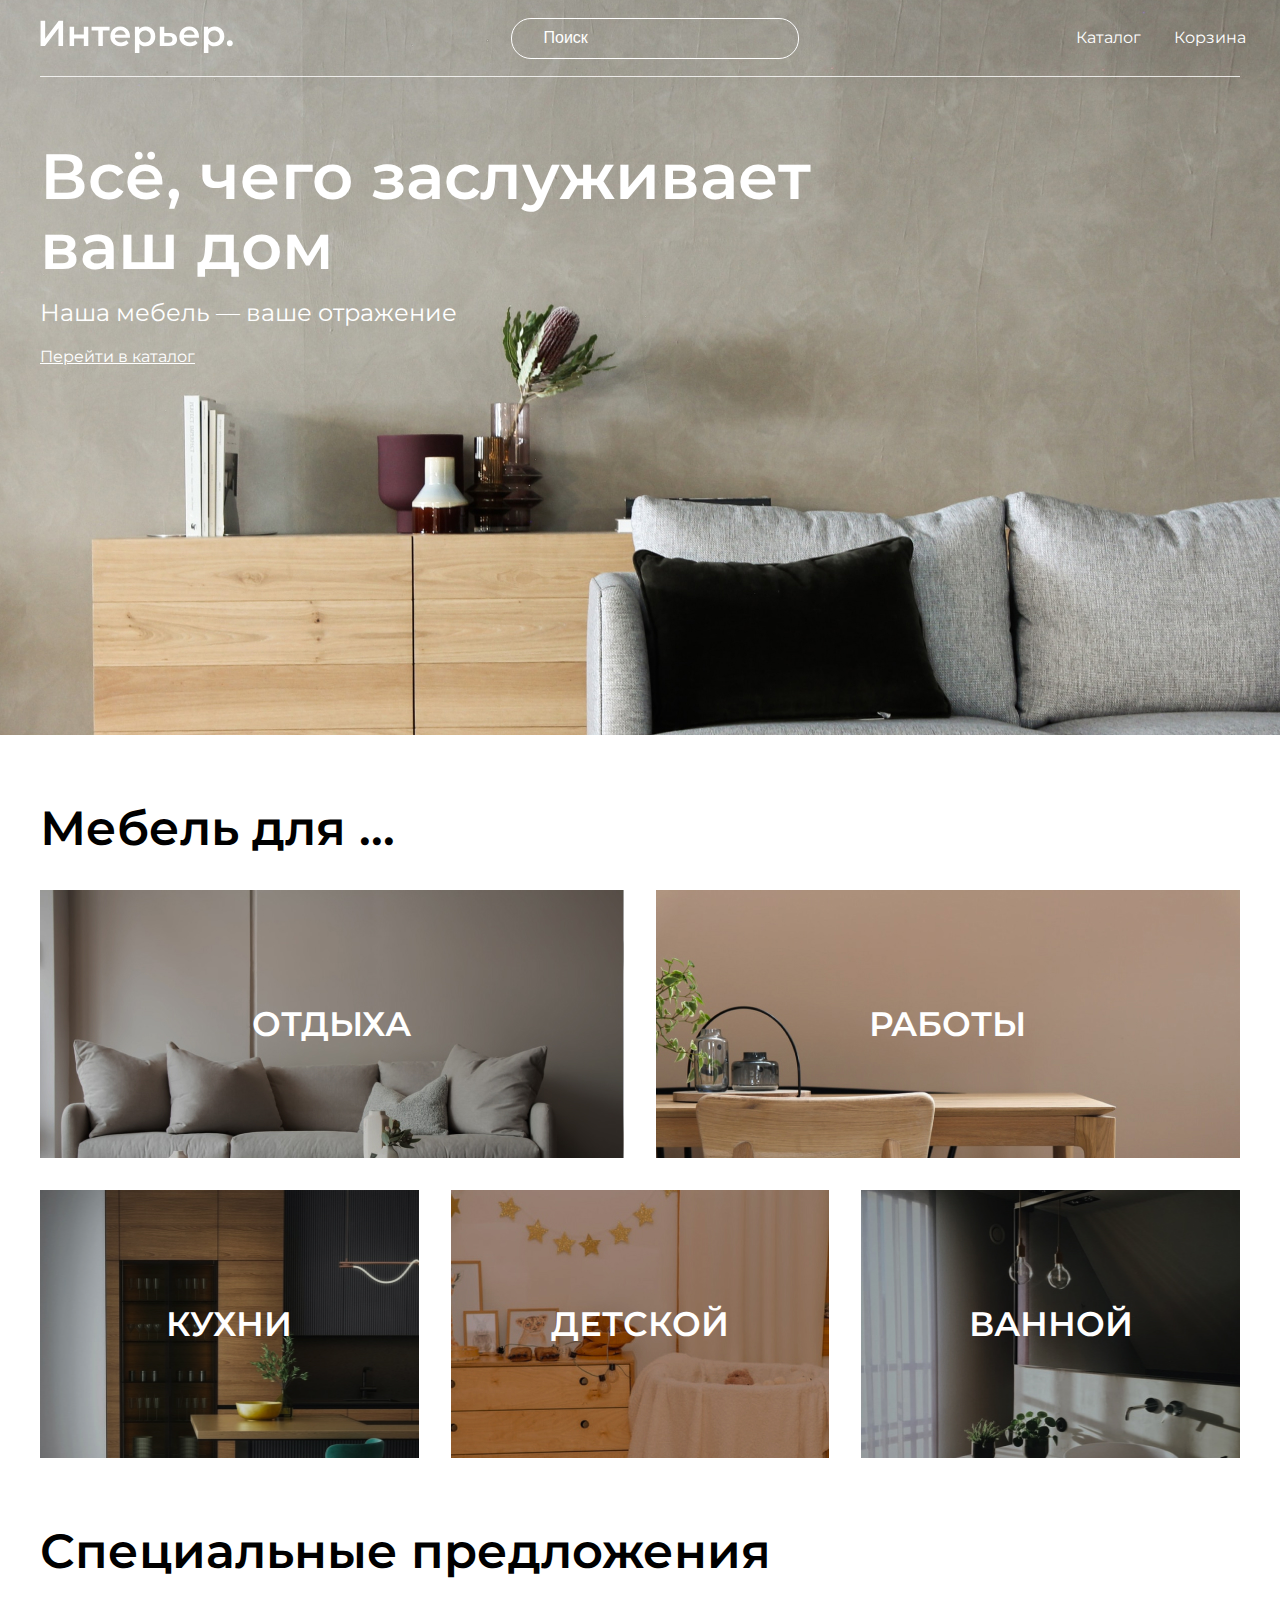
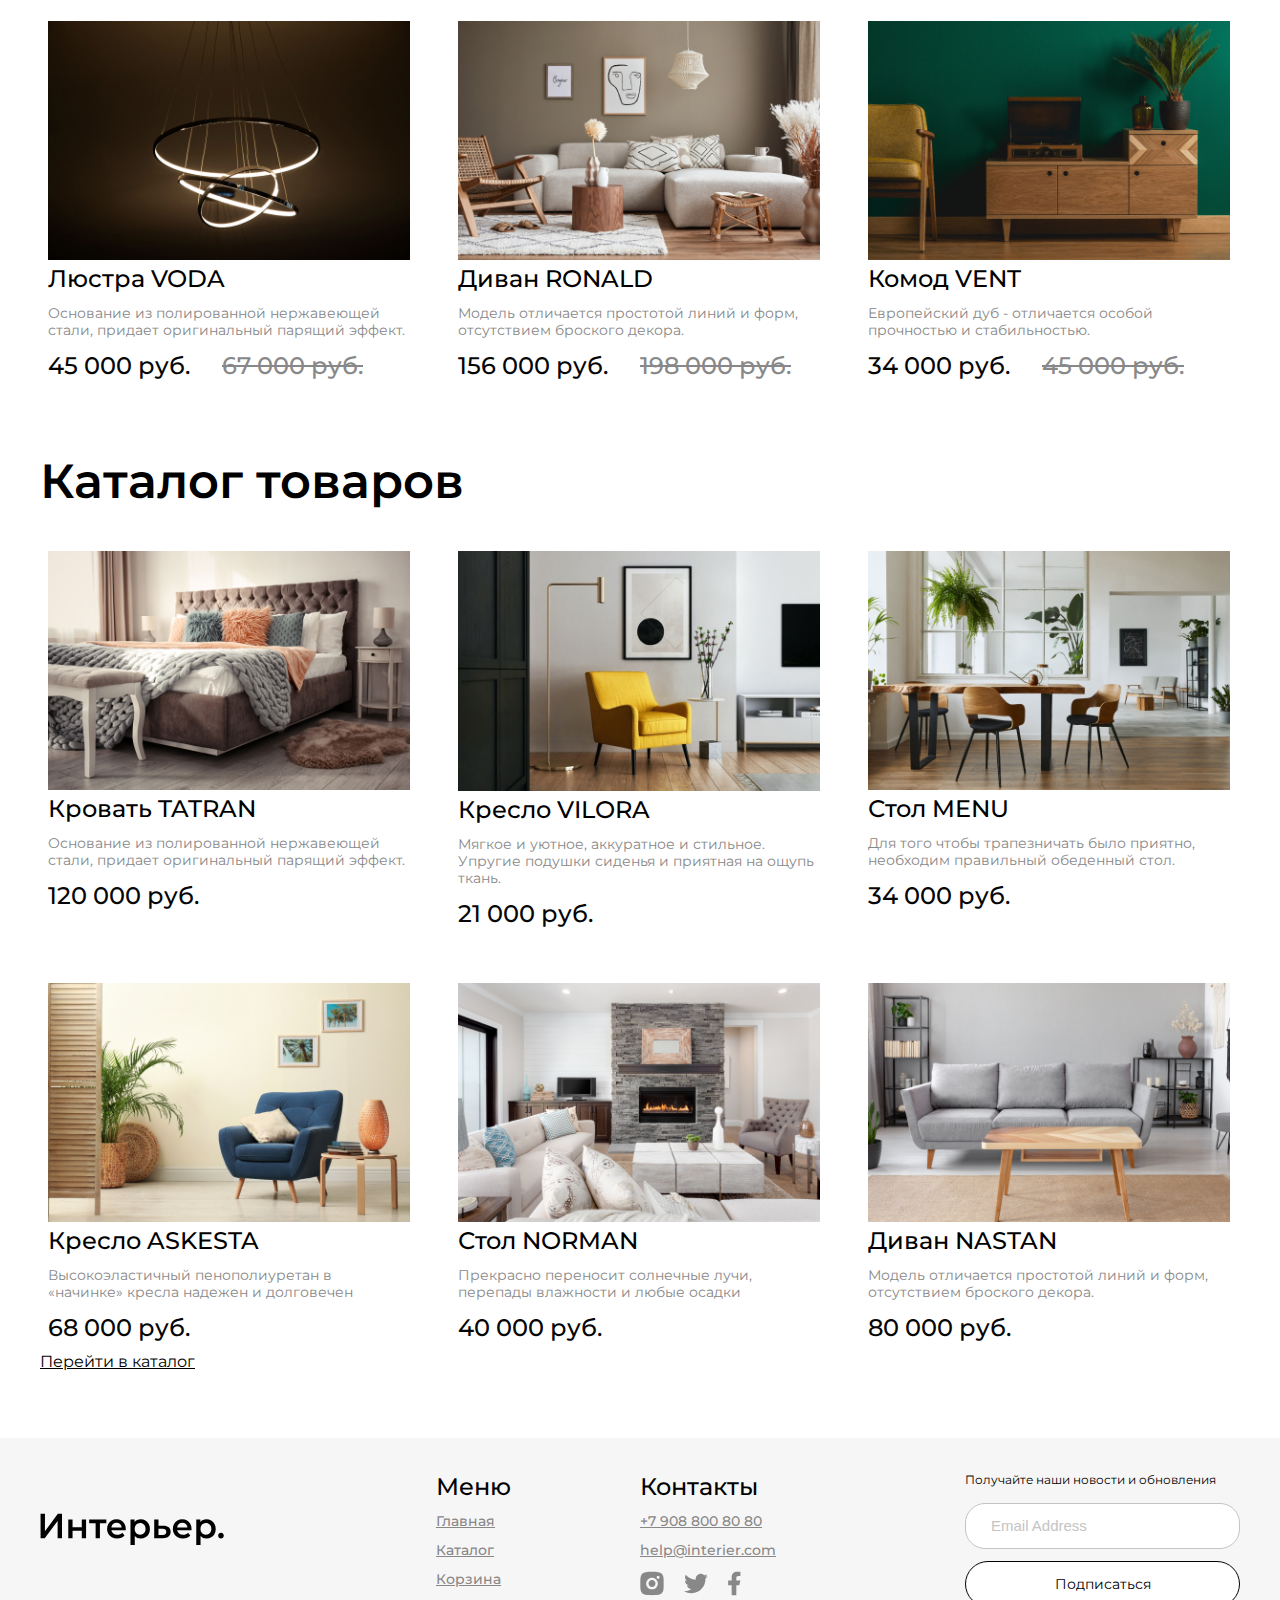
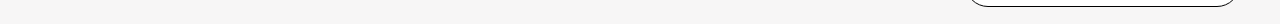
<file: index.html>
<!DOCTYPE html>
<html lang="en">
<head>
    <meta charset="UTF-8">
    <meta http-equiv="X-UA-Compatible" content="IE=edge">
    <meta name="viewport" content="width=device-width, initial-scale=1.0">
    <title>Главная</title>
    <link rel="preconnect" href="https://fonts.googleapis.com">
    <link rel="preconnect" href="https://fonts.gstatic.com" crossorigin>
    <link href="https://fonts.googleapis.com/css2?family=Montserrat:wght@400;500;600&display=swap" rel="stylesheet">
    <link rel="stylesheet" href="style.css"> 
</head>
<body>
    <div class="top center">
        <header class="header">
        <a class="top__logo" href="index.html"><img class="top__logo__img" src="imgfilesdz/logo.svg" alt="Логотип"></a>
        <input placeholder="Поиск" class="header__input" type="text">
        <nav class="menu__link">
            <a class="link__menu" href="catalog.html">Каталог</a>
            <a class="link__menu" href="cart.html">Корзина</a>
        </nav>
        <div class="menu__link_mob">
            <a href="index.html"><svg width="17" height="16" viewBox="0 0 17 16" fill="none" xmlns="http://www.w3.org/2000/svg">
                <path
                    d="M2.7515 1.99141C1.59282 3.14838 0.918906 4.70363 0.867092 6.34023C0.815278 7.97682 1.38946 9.57159 2.47264 10.7995C3.55581 12.0275 5.06645 12.7962 6.69672 12.9491C8.29727 13.0991 9.89485 12.6444 11.1757 11.6766L14.5069 15.0085L14.5069 15.0085C14.5897 15.0914 14.6881 15.1571 14.7963 15.2019C14.9046 15.2468 15.0206 15.2698 15.1377 15.2698C15.2549 15.2698 15.3709 15.2468 15.4791 15.2019C15.5873 15.1571 15.6857 15.0914 15.7685 15.0085C15.8514 14.9257 15.9171 14.8274 15.9619 14.7191C16.0068 14.6109 16.0298 14.4949 16.0298 14.3777C16.0298 14.2606 16.0068 14.1446 15.9619 14.0363C15.9171 13.9281 15.8514 13.8298 15.7685 13.7469L15.7685 13.7469L12.4368 10.416C13.4021 9.13496 13.8547 7.53846 13.7038 5.93943C13.5501 4.31054 12.7816 2.80139 11.5547 1.719C10.3277 0.636623 8.73451 0.0623154 7.09916 0.11292C5.46381 0.163525 3.90917 0.835233 2.7515 1.99141ZM2.7515 1.99141L2.82216 2.06217L2.7515 1.99141ZM10.5895 3.25366C11.0271 3.68416 11.3751 4.19703 11.6135 4.76269C11.8518 5.32835 11.9758 5.93561 11.9783 6.54944C11.9808 7.16327 11.8618 7.77152 11.628 8.3391C11.3943 8.90669 11.0505 9.42238 10.6164 9.85642C10.1824 10.2905 9.66668 10.6343 9.09909 10.868C8.53151 11.1018 7.92326 11.2208 7.30943 11.2183C6.6956 11.2158 6.08834 11.0918 5.52268 10.8535C4.95702 10.6151 4.44415 10.2671 4.01365 9.82954C3.15334 8.95509 2.67341 7.77613 2.6784 6.54944C2.6834 5.32275 3.17291 4.14773 4.04032 3.28033C4.90772 2.41292 6.08274 1.92341 7.30943 1.91841C8.53612 1.91342 9.71508 2.39335 10.5895 3.25366Z"
                    fill="white" stroke="white" stroke-width="0.2" />
            </svg></a>
            <a href="catalog.html"><svg width="20" height="21" viewBox="0 0 20 21" fill="none" xmlns="http://www.w3.org/2000/svg">
                <rect x="0.800537" y="0.900024" width="4.57143" height="4.57143" fill="white" />
                <rect x="0.800537" y="8.21436" width="4.57143" height="4.57143" fill="white" />
                <rect x="0.800537" y="15.5286" width="4.57143" height="4.57143" fill="white" />
                <rect x="8.11401" y="8.21436" width="4.57143" height="4.57143" fill="white" />
                <rect x="8.11401" y="15.5286" width="4.57143" height="4.57143" fill="white" />
                <rect x="8.11401" y="0.900024" width="4.57143" height="4.57143" fill="white" />
                <rect x="15.4285" y="8.21436" width="4.57143" height="4.57143" fill="white" />
                <rect x="15.4285" y="15.5286" width="4.57143" height="4.57143" fill="white" />
                <rect x="15.4285" y="0.900024" width="4.57143" height="4.57143" fill="white" />
            </svg></a>
            <a href="cart.html"><svg width="19" height="17" viewBox="0 0 19 17" fill="none" xmlns="http://www.w3.org/2000/svg">
                <path
                    d="M11.5834 16.8333C12.1359 16.8333 12.6658 16.6138 13.0566 16.2231C13.4473 15.8324 13.6667 15.3025 13.6667 14.75C13.6667 14.1974 13.4473 13.6675 13.0566 13.2768C12.6658 12.8861 12.1359 12.6666 11.5834 12.6666C11.0309 12.6666 10.501 12.8861 10.1103 13.2768C9.71957 13.6675 9.50008 14.1974 9.50008 14.75C9.50008 15.3025 9.71957 15.8324 10.1103 16.2231C10.501 16.6138 11.0309 16.8333 11.5834 16.8333ZM4.29174 16.8333C4.84428 16.8333 5.37418 16.6138 5.76488 16.2231C6.15558 15.8324 6.37508 15.3025 6.37508 14.75C6.37508 14.1974 6.15558 13.6675 5.76488 13.2768C5.37418 12.8861 4.84428 12.6666 4.29174 12.6666C3.73921 12.6666 3.20931 12.8861 2.81861 13.2768C2.4279 13.6675 2.20841 14.1974 2.20841 14.75C2.20841 15.3025 2.4279 15.8324 2.81861 16.2231C3.20931 16.6138 3.73921 16.8333 4.29174 16.8333ZM17.873 2.16975C18.133 2.16136 18.3796 2.05217 18.5606 1.86525C18.7416 1.67834 18.8428 1.42836 18.8428 1.16819C18.8428 0.908013 18.7416 0.658037 18.5606 0.471123C18.3796 0.28421 18.133 0.175013 17.873 0.166626H16.674C15.7345 0.166626 14.922 0.818709 14.7178 1.73538L13.4126 7.61246C13.2084 8.52912 12.3959 9.18121 11.4563 9.18121H3.63133L2.12924 3.17079H11.8636C12.1212 3.15904 12.3644 3.04844 12.5425 2.86199C12.7206 2.67555 12.82 2.42761 12.82 2.16975C12.82 1.91189 12.7206 1.66395 12.5425 1.47751C12.3644 1.29106 12.1212 1.18046 11.8636 1.16871H2.12924C1.82473 1.16862 1.5242 1.23796 1.25051 1.37145C0.976816 1.50495 0.737162 1.69909 0.549763 1.93911C0.362364 2.17913 0.232155 2.45872 0.169035 2.75662C0.105913 3.05452 0.111544 3.36289 0.185495 3.65829L1.68758 9.66662C1.79586 10.1002 2.046 10.485 2.39821 10.7601C2.75042 11.0351 3.18447 11.1844 3.63133 11.1843H11.4563C12.368 11.1845 13.2524 10.8736 13.9636 10.3032C14.6748 9.73275 15.1701 8.93681 15.3678 8.04683L16.674 2.16975H17.873Z"
                    fill="white" />
            </svg></a>
        </div>
    </header>
        <section class="top__first center">
            <h1 class="title">Всё, чего заслуживает ваш дом</h1>
            <p class="text">Наша мебель — ваше отражение</p>
            <a class="subject" href="catalog.html">Перейти в каталог</a>
        </section>
        </div>
        <section  class="for-box center">
            <h2 class="heading">Мебель для ...</h2>
            <div class="for">
                <div class="for__item for__item_1 for__item_big">ОТДЫХА</div>
                <div class="for__item for__item_2 for__item_big">РАБОТЫ</div>
                <div class="for__item for__item_3">КУХНИ</div>
                <div class="for__item for__item_4">ДЕТСКОЙ</div>
                <div class="for__item for__item_5">ВАННОЙ</div>
            </div>
        </section >
        <div class="special__box center">
            <div class="top__special">
                <h2 class="special">Специальные предложения</h2>
            </div>
                <div class="product_box">
                    <div class="product__one">
                        <img src="imgfilesdz/voda.jpg" class="img" alt="Люстра VODA">
                        <a class="specialnew" href="product.html">Люстра VODA</a><br>
                        <p class="textnew">Основание из полированной нержавеющей стали, придает оригинальный парящий эффект.</p>
                        <div class="product__price">
                            <span class="price">45 000 руб.</span>
                            <span class="pricenew">67 000 руб.</span>
                        </div>
                    </div>
                    <div class="product__one">
                        <img src="imgfilesdz/roland.jpg" class="img" alt="Диван RONALD">
                        <a class="specialnew" href="product.html">Диван RONALD</a><br>
                        <p class="textnew">Модель отличается простотой линий и форм, отсутствием броского декора.</p>
                        <div class="product__price">
                            <span class="price">156 000 руб.</span>
                            <span class="pricenew">198 000 руб.</span>
                        </div>
                    </div>
                    <div class="product__one">
                        <img src="imgfilesdz/vent.jpg" class="img" alt="Комод VENT">
                        <a class="specialnew" href="product.html">Комод VENT</a><br>
                        <p class="textnew">Европейский дуб - отличается особой прочностью и стабильностью.</p>
                        <div class="product__price">
                            <span class="price">34 000 руб.</span>
                            <span class="pricenew">45 000 руб.</span>
                        </div>
                </div>
                </div>
        </div>
        <div class="special__box center">
            <div class="top__special">
                <h2 class="special">Каталог товаров</h2>
            </div>
            <div class="product_box">
                <div class="product__one">
                    <img src="imgfilesdz/tatran.jpg" class="img" alt="Кровать TATRAN">
                    <a class="specialnew" href="product.html">Кровать TATRAN</a><br>
                    <p class="textnew">Основание из полированной нержавеющей стали, придает оригинальный парящий эффект.</p>
                    <div class="product__price">
                        <span class="price">120 000 руб.</span>
                        <!-- <span class="pricenew">67 000 руб.</span> -->
                    </div>
                </div>
                <div class="product__one">
                    <img src="imgfilesdz/vilora.jpg" class="img" alt="Кресло VILORA">
                    <a class="specialnew" href="product.html">Кресло VILORA</a><br>
                    <p class="textnew">Мягкое и уютное, аккуратное и стильное. Упругие подушки сиденья и приятная на ощупь ткань.</p>
                    <div class="product__price">
                        <span class="price">21 000 руб.</span>
                        <!-- <span class="pricenew">198 000 руб.</span> -->
                    </div>
                </div>
                <div class="product__one">
                    <img src="imgfilesdz/menu.jpg" class="img" alt="Стол MENU">
                    <a class="specialnew" href="product.html">Стол MENU</a><br>
                    <p class="textnew">Для того чтобы трапезничать было приятно, необходим правильный обеденный стол.</p>
                    <div class="product__price">
                        <span class="price">34 000 руб.</span>
                        <!-- <span class="pricenew">45 000 руб.</span> -->
                    </div>
                </div>
                <div class="product__one">
                    <img src="imgfilesdz/askesta.jpg" class="img" alt="Кресло ASKESTA">
                    <a class="specialnew" href="product.html">Кресло ASKESTA</a><br>
                    <p class="textnew">Высокоэластичный пенополиуретан в «начинке» кресла надежен и долговечен</p>
                    <div class="product__price">
                        <span class="price">68 000 руб.</span>
                        <!-- <span class="pricenew">67 000 руб.</span> -->
                    </div>
                </div>
                <div class="product__one">
                    <img src="imgfilesdz/norman.jpg" class="img" alt="Стол NORMAN">
                    <a class="specialnew" href="product.html">Стол NORMAN</a><br>
                    <p class="textnew">Прекрасно переносит солнечные лучи, перепады влажности и любые осадки</p>
                    <div class="product__price">
                        <span class="price">40 000 руб.</span>
                        <!-- Диван NASTAN -->
                    </div>
                </div>
                <div class="product__one">
                    <img src="imgfilesdz/nastan.jpg" class="img" alt="Диван NASTAN">
                    <a class="specialnew" href="product.html">Диван NASTAN</a><br>
                    <p class="textnew">Модель отличается простотой линий и форм, отсутствием броского декора.</p>
                    <div class="product__price">
                        <span class="price">80 000 руб.</span>
                        <!-- <span class="pricenew">45 000 руб.</span> -->
                    </div>
                </div>
            </div>
        </div>
        <section>
            <a class="subject__footer center" href="catalog.html">Перейти в каталог</a>
        </section>
            <footer class="footer center">
                <div class="footer__logo">
                    <a href="index.html" class="footer__logo"><img src="imgfilesdz/logodark.svg" alt="Логотип" /></a>
                </div>
            
                <section class="footer__content">
                    <div class="footer-box">
                        <nav class="footer__item">
                            <h4 class="footer__heading">Меню</h4>
                            <a class="footer__link link__decoration" href="./index.html">Главная</a>
                            <a class="footer__link link__decoration" href="./catalog.html">Каталог</a>
                            <a class="footer__link link__decoration" href="./cart.html">Корзина</a>
                        </nav>
            
                        <div class="footer__item">
                            <h4 class="footer__heading">Контакты</h4>
                            <a class="footer__link" href="+79088008080">+7 908 800 80 80</a>
                            <a class="footer__link" href="help@interier.com">help@interier.com</a>
                            <div class="footer__icons">
                                <a class="footer__social" href="#">
                                    <svg width="24" height="25" viewBox="0 0 24 25" fill="none" xmlns="http://www.w3.org/2000/svg">
                                        <path class="footer__social"
                                            d="M12 0.851654C15.1699 0.851654 15.5654 0.863321 16.809 0.921654C18.0515 0.979987 18.8974 1.17482 19.6417 1.46415C20.4117 1.76049 21.0604 2.16182 21.709 2.80932C22.3023 3.39253 22.7613 4.09801 23.0542 4.87665C23.3424 5.61982 23.5384 6.46682 23.5967 7.70932C23.6515 8.95299 23.6667 9.34849 23.6667 12.5183C23.6667 15.6882 23.655 16.0837 23.5967 17.3273C23.5384 18.5698 23.3424 19.4157 23.0542 20.16C22.7622 20.9391 22.303 21.6447 21.709 22.2273C21.1257 22.8204 20.4202 23.2794 19.6417 23.5725C18.8985 23.8607 18.0515 24.0567 16.809 24.115C15.5654 24.1698 15.1699 24.185 12 24.185C8.83021 24.185 8.43471 24.1733 7.19104 24.115C5.94854 24.0567 5.10271 23.8607 4.35837 23.5725C3.57942 23.2802 2.87382 22.8211 2.29104 22.2273C1.69768 21.6442 1.23863 20.9387 0.945874 20.16C0.656541 19.4168 0.461707 18.5698 0.403374 17.3273C0.348541 16.0837 0.333374 15.6882 0.333374 12.5183C0.333374 9.34849 0.345041 8.95299 0.403374 7.70932C0.461707 6.46565 0.656541 5.62099 0.945874 4.87665C1.23782 4.09753 1.69698 3.39186 2.29104 2.80932C2.87399 2.21576 3.57954 1.75667 4.35837 1.46415C5.10271 1.17482 5.94737 0.979987 7.19104 0.921654C8.43471 0.866821 8.83021 0.851654 12 0.851654ZM12 6.68499C10.4529 6.68499 8.96921 7.29957 7.87525 8.39353C6.78129 9.48749 6.16671 10.9712 6.16671 12.5183C6.16671 14.0654 6.78129 15.5491 7.87525 16.6431C8.96921 17.7371 10.4529 18.3517 12 18.3517C13.5471 18.3517 15.0309 17.7371 16.1248 16.6431C17.2188 15.5491 17.8334 14.0654 17.8334 12.5183C17.8334 10.9712 17.2188 9.48749 16.1248 8.39353C15.0309 7.29957 13.5471 6.68499 12 6.68499ZM19.5834 6.39332C19.5834 6.00655 19.4297 5.63561 19.1562 5.36212C18.8827 5.08863 18.5118 4.93499 18.125 4.93499C17.7383 4.93499 17.3673 5.08863 17.0938 5.36212C16.8204 5.63561 16.6667 6.00655 16.6667 6.39332C16.6667 6.7801 16.8204 7.15103 17.0938 7.42452C17.3673 7.69801 17.7383 7.85165 18.125 7.85165C18.5118 7.85165 18.8827 7.69801 19.1562 7.42452C19.4297 7.15103 19.5834 6.7801 19.5834 6.39332ZM12 9.01832C12.9283 9.01832 13.8185 9.38707 14.4749 10.0434C15.1313 10.6998 15.5 11.5901 15.5 12.5183C15.5 13.4466 15.1313 14.3368 14.4749 14.9932C13.8185 15.6496 12.9283 16.0183 12 16.0183C11.0718 16.0183 10.1815 15.6496 9.52517 14.9932C8.86879 14.3368 8.50004 13.4466 8.50004 12.5183C8.50004 11.5901 8.86879 10.6998 9.52517 10.0434C10.1815 9.38707 11.0718 9.01832 12 9.01832Z"
                                            fill="#888888" />
                                    </svg>
                                </a>
                                <a class="footer__social" href="#">
                                    <svg width="24" height="21" viewBox="0 0 24 21" fill="none" xmlns="http://www.w3.org/2000/svg">
                                        <path class="footer__social"
                                            d="M23.8557 3.09919C22.965 3.49317 22.0205 3.75191 21.0533 3.86686C22.0727 3.2572 22.8357 2.29771 23.2 1.16719C22.2433 1.73652 21.1945 2.13552 20.1013 2.35136C19.3671 1.5657 18.3938 1.04465 17.3328 0.869207C16.2718 0.693765 15.1826 0.873764 14.2345 1.38122C13.2864 1.88868 12.5325 2.69516 12.09 3.67528C11.6475 4.65541 11.5412 5.75427 11.7877 6.80103C9.84763 6.70379 7.94973 6.19964 6.21718 5.3213C4.48462 4.44296 2.95616 3.21008 1.73101 1.70269C1.29735 2.44755 1.06946 3.29429 1.07067 4.15619C1.07067 5.84786 1.93167 7.34236 3.24067 8.21736C2.46602 8.19297 1.70841 7.98377 1.03101 7.60719V7.66786C1.03124 8.79451 1.42111 9.88641 2.1345 10.7584C2.84789 11.6304 3.8409 12.2289 4.94517 12.4524C4.22606 12.6472 3.47203 12.676 2.74017 12.5364C3.05152 13.5061 3.65835 14.3543 4.4757 14.962C5.29305 15.5697 6.27999 15.9066 7.29834 15.9255C6.28624 16.7204 5.12738 17.308 3.88804 17.6547C2.64869 18.0014 1.35316 18.1005 0.0755081 17.9462C2.30582 19.3805 4.90212 20.142 7.55384 20.1395C16.529 20.1395 21.4372 12.7044 21.4372 6.25619C21.4372 6.04619 21.4313 5.83386 21.422 5.62619C22.3773 4.93572 23.2019 4.08038 23.8568 3.10036L23.8557 3.09919Z"
                                            fill="#888888" />
                                    </svg>
                                </a>
                                <a class="footer__social" href="#">
                                    <svg width="13" height="25" viewBox="0 0 13 25" fill="none" xmlns="http://www.w3.org/2000/svg">
                                        <path class="footer__social"
                                            d="M8.33332 14.2218H11.25L12.4167 9.55518H8.33332V7.22184C8.33332 6.02018 8.33332 4.88851 10.6667 4.88851H12.4167V0.968509C12.0363 0.918343 10.6002 0.805176 9.08349 0.805176C5.91599 0.805176 3.66666 2.73834 3.66666 6.28851V9.55518H0.166656V14.2218H3.66666V24.1385H8.33332V14.2218Z"
                                            fill="#888888" />
                                    </svg>
                                </a>
                            </div>
                        </div>
                    </div>
            
                    <form class="footer__form" action="#">
                        <p class="form__text">Получайте наши новости и обновления</p>
                        <input class="form__email" type="email" placeholder="Email Address" />
                        <button class="butt center low_butt_cart" type="submit">Подписаться</button>
                    </form>
                </section>
            </footer>
</body>
</html>
</file>
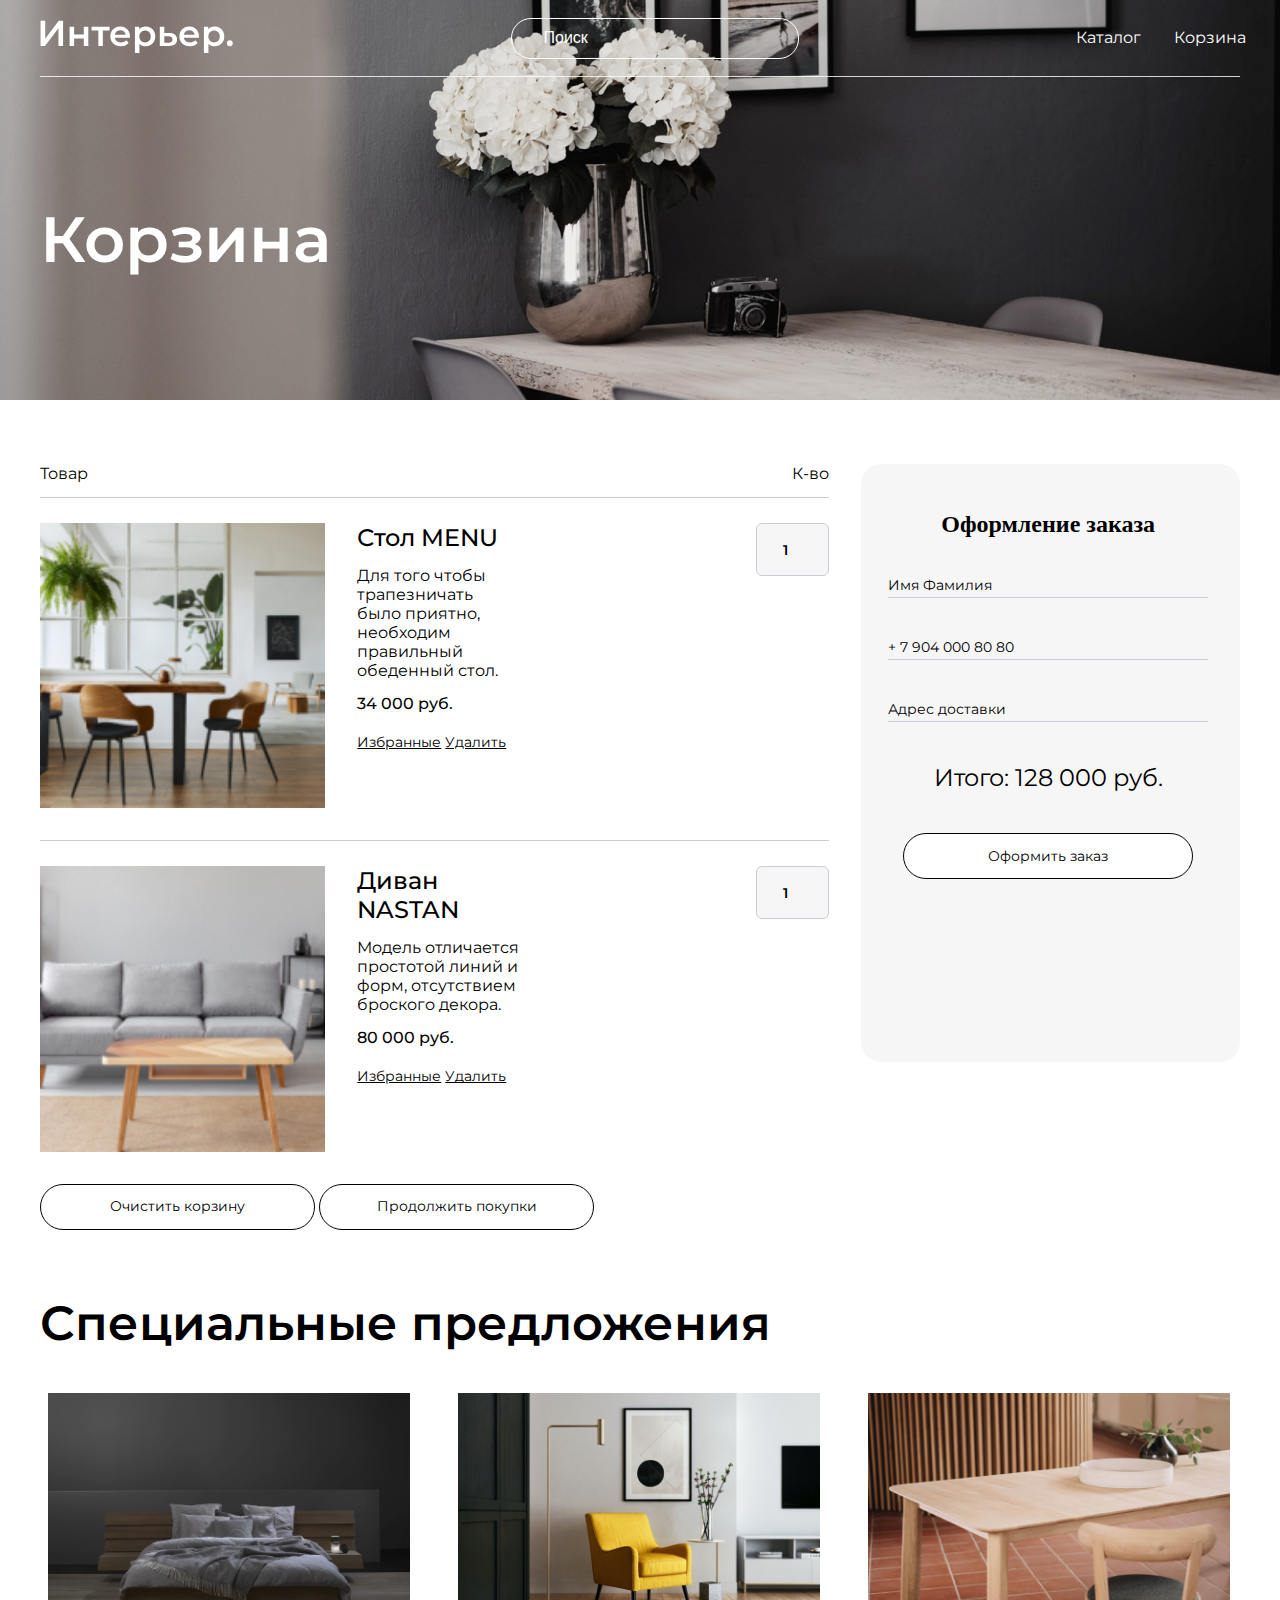
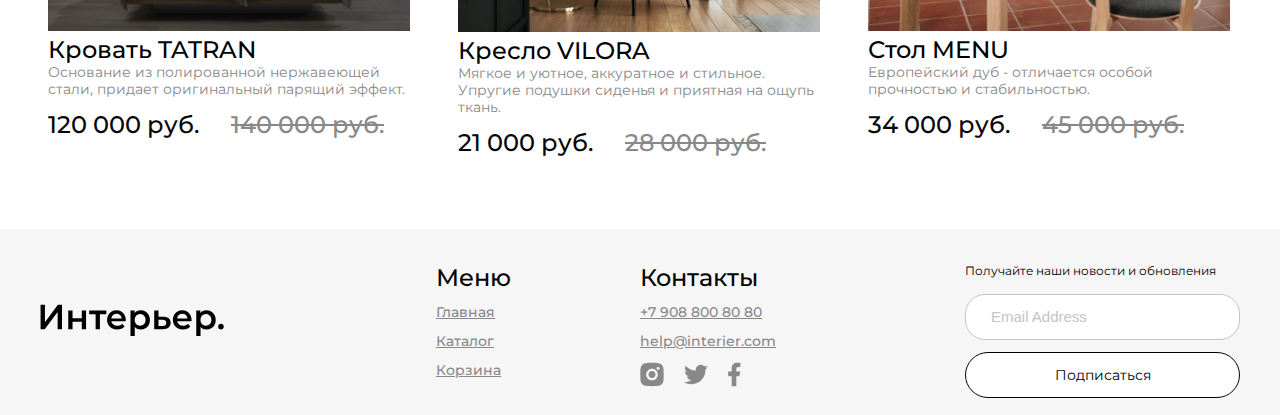
<file: cart.html>
<!DOCTYPE html>
<html lang="en">
<head>
    <meta charset="UTF-8">
    <meta http-equiv="X-UA-Compatible" content="IE=edge">
    <meta name="viewport" content="width=device-width, initial-scale=1.0">
    <title>Корзина</title>
    <link rel="preconnect" href="https://fonts.googleapis.com">
    <link rel="preconnect" href="https://fonts.gstatic.com" crossorigin>
    <link href="https://fonts.googleapis.com/css2?family=Montserrat:wght@400;500;600&display=swap" rel="stylesheet">
    <link rel="stylesheet" href="style.css"> 
</head>
<body>
    <div class="top-cart center">
        <header class="header">
            <a class="top__logo" href="index.html"><img class="top__logo" src="imgfilesdz/logo.svg" alt="Логотип"></a>
            <input placeholder="Поиск" class="header__input" type="text">
            <nav class="menu__link">
                <a class="link__menu" href="catalog.html">Каталог</a>
                <a class="link__menu" href="cart.html">Корзина</a>
            </nav>
            <div class="menu__link_mob">
                <a href="index.html"><svg width="17" height="16" viewBox="0 0 17 16" fill="none" xmlns="http://www.w3.org/2000/svg">
                        <path
                            d="M2.7515 1.99141C1.59282 3.14838 0.918906 4.70363 0.867092 6.34023C0.815278 7.97682 1.38946 9.57159 2.47264 10.7995C3.55581 12.0275 5.06645 12.7962 6.69672 12.9491C8.29727 13.0991 9.89485 12.6444 11.1757 11.6766L14.5069 15.0085L14.5069 15.0085C14.5897 15.0914 14.6881 15.1571 14.7963 15.2019C14.9046 15.2468 15.0206 15.2698 15.1377 15.2698C15.2549 15.2698 15.3709 15.2468 15.4791 15.2019C15.5873 15.1571 15.6857 15.0914 15.7685 15.0085C15.8514 14.9257 15.9171 14.8274 15.9619 14.7191C16.0068 14.6109 16.0298 14.4949 16.0298 14.3777C16.0298 14.2606 16.0068 14.1446 15.9619 14.0363C15.9171 13.9281 15.8514 13.8298 15.7685 13.7469L15.7685 13.7469L12.4368 10.416C13.4021 9.13496 13.8547 7.53846 13.7038 5.93943C13.5501 4.31054 12.7816 2.80139 11.5547 1.719C10.3277 0.636623 8.73451 0.0623154 7.09916 0.11292C5.46381 0.163525 3.90917 0.835233 2.7515 1.99141ZM2.7515 1.99141L2.82216 2.06217L2.7515 1.99141ZM10.5895 3.25366C11.0271 3.68416 11.3751 4.19703 11.6135 4.76269C11.8518 5.32835 11.9758 5.93561 11.9783 6.54944C11.9808 7.16327 11.8618 7.77152 11.628 8.3391C11.3943 8.90669 11.0505 9.42238 10.6164 9.85642C10.1824 10.2905 9.66668 10.6343 9.09909 10.868C8.53151 11.1018 7.92326 11.2208 7.30943 11.2183C6.6956 11.2158 6.08834 11.0918 5.52268 10.8535C4.95702 10.6151 4.44415 10.2671 4.01365 9.82954C3.15334 8.95509 2.67341 7.77613 2.6784 6.54944C2.6834 5.32275 3.17291 4.14773 4.04032 3.28033C4.90772 2.41292 6.08274 1.92341 7.30943 1.91841C8.53612 1.91342 9.71508 2.39335 10.5895 3.25366Z"
                            fill="white" stroke="white" stroke-width="0.2" />
                    </svg></a>
                <a href="catalog.html"><svg width="20" height="21" viewBox="0 0 20 21" fill="none"
                        xmlns="http://www.w3.org/2000/svg">
                        <rect x="0.800537" y="0.900024" width="4.57143" height="4.57143" fill="white" />
                        <rect x="0.800537" y="8.21436" width="4.57143" height="4.57143" fill="white" />
                        <rect x="0.800537" y="15.5286" width="4.57143" height="4.57143" fill="white" />
                        <rect x="8.11401" y="8.21436" width="4.57143" height="4.57143" fill="white" />
                        <rect x="8.11401" y="15.5286" width="4.57143" height="4.57143" fill="white" />
                        <rect x="8.11401" y="0.900024" width="4.57143" height="4.57143" fill="white" />
                        <rect x="15.4285" y="8.21436" width="4.57143" height="4.57143" fill="white" />
                        <rect x="15.4285" y="15.5286" width="4.57143" height="4.57143" fill="white" />
                        <rect x="15.4285" y="0.900024" width="4.57143" height="4.57143" fill="white" />
                    </svg></a>
                <a href="cart.html"><svg width="19" height="17" viewBox="0 0 19 17" fill="none" xmlns="http://www.w3.org/2000/svg">
                        <path
                            d="M11.5834 16.8333C12.1359 16.8333 12.6658 16.6138 13.0566 16.2231C13.4473 15.8324 13.6667 15.3025 13.6667 14.75C13.6667 14.1974 13.4473 13.6675 13.0566 13.2768C12.6658 12.8861 12.1359 12.6666 11.5834 12.6666C11.0309 12.6666 10.501 12.8861 10.1103 13.2768C9.71957 13.6675 9.50008 14.1974 9.50008 14.75C9.50008 15.3025 9.71957 15.8324 10.1103 16.2231C10.501 16.6138 11.0309 16.8333 11.5834 16.8333ZM4.29174 16.8333C4.84428 16.8333 5.37418 16.6138 5.76488 16.2231C6.15558 15.8324 6.37508 15.3025 6.37508 14.75C6.37508 14.1974 6.15558 13.6675 5.76488 13.2768C5.37418 12.8861 4.84428 12.6666 4.29174 12.6666C3.73921 12.6666 3.20931 12.8861 2.81861 13.2768C2.4279 13.6675 2.20841 14.1974 2.20841 14.75C2.20841 15.3025 2.4279 15.8324 2.81861 16.2231C3.20931 16.6138 3.73921 16.8333 4.29174 16.8333ZM17.873 2.16975C18.133 2.16136 18.3796 2.05217 18.5606 1.86525C18.7416 1.67834 18.8428 1.42836 18.8428 1.16819C18.8428 0.908013 18.7416 0.658037 18.5606 0.471123C18.3796 0.28421 18.133 0.175013 17.873 0.166626H16.674C15.7345 0.166626 14.922 0.818709 14.7178 1.73538L13.4126 7.61246C13.2084 8.52912 12.3959 9.18121 11.4563 9.18121H3.63133L2.12924 3.17079H11.8636C12.1212 3.15904 12.3644 3.04844 12.5425 2.86199C12.7206 2.67555 12.82 2.42761 12.82 2.16975C12.82 1.91189 12.7206 1.66395 12.5425 1.47751C12.3644 1.29106 12.1212 1.18046 11.8636 1.16871H2.12924C1.82473 1.16862 1.5242 1.23796 1.25051 1.37145C0.976816 1.50495 0.737162 1.69909 0.549763 1.93911C0.362364 2.17913 0.232155 2.45872 0.169035 2.75662C0.105913 3.05452 0.111544 3.36289 0.185495 3.65829L1.68758 9.66662C1.79586 10.1002 2.046 10.485 2.39821 10.7601C2.75042 11.0351 3.18447 11.1844 3.63133 11.1843H11.4563C12.368 11.1845 13.2524 10.8736 13.9636 10.3032C14.6748 9.73275 15.1701 8.93681 15.3678 8.04683L16.674 2.16975H17.873Z"
                            fill="white" />
                    </svg></a>
            </div>
        </header>
        <h1 class="heading-big center">Корзина</h1>
    </div>
    <div class="cart center">
        <div class="cart__content">
            <div class="cart__name-box">
                <p>Товар</p>
                <p>К-во</p>
            </div>
            <div class="cart__item">
                <div class="cart__left">
                    <img class="cart__img" src="imgfilesdz/cartimage1.jpg" alt="cart image">
                    <div class="cart__info">
                        <p class="cart__name__one">Стол MENU</p>
                        <p class="cart___text">Для того чтобы трапезничать было приятно, необходим правильный обеденный стол.</p>
                        <p class="cart_price">34 000 руб.</p>
                        <div class="cart__link-box">
                            <a class="cart__link" href="#">Избранные</a>
                            <a class="cart__link" href="#">Удалить</a>
                        </div>
                    </div>
                </div>
                <input class="cart_butt" type="number" value="1" min="1">
            </div>
            <div class="cart__item">
                <div class="cart__left">
                    <img class="cart__img" src="imgfilesdz/cartimage2.jpg" alt="cart image">
                    <div class="cart__info">
                        <p class="cart__name__one">Диван NASTAN</p>  
                        <p class="cart___text">Модель отличается простотой линий и форм, отсутствием броского декора.</p>
                        <p class="cart_price">80 000 руб.</p>
                        <div class="cart__link-box">
                            <a class="cart__link" href="#">Избранные</a>
                            <a class="cart__link" href="#">Удалить</a>
                        </div>
                    </div>
                </div>
                <input class="cart_butt" type="number" value="1" min="1">
            </div>
            <!-- butt down -->
            <div>
                <button class="butt center low_butt_cart" type="submit">Очистить корзину</button>
                <button class="butt center low_butt_cart" type="submit">Продолжить покупки</button>
            </div>
        </div>
        <div class="cart__form form">
            <h3 class="form__heading">Оформление заказа</h3>
            <form class="form__box" action="#"><input class="form__element" type="text" placeholder="Имя Фамилия">
                <input class="form__element" type="text" placeholder="+ 7 904 000 80 80">
                <input class="form__element" type="text" placeholder="Адрес доставки">
                <h3 class="form__result">Итого: 128 000 руб.</h3>
                <button class="butt center low_butt_cart cart__button__form" type="submit">Оформить заказ</button>
            </form>    
        </div>
    </div>
        <div class="special__box center">
            <div class="top__special">
                <h2 class="special">Специальные предложения</h2>
            </div>
                <div class="product_box">
                    <div class="product__one">
                        <img src="imgfilesdz/tatran2.jpg" class="img" alt="Кровать TATRAN">
                        <a class="specialnew" href="product.html">Кровать TATRAN</a><br>
                        <span class="textnew">Основание из полированной нержавеющей стали, придает оригинальный парящий эффект.</span>
                        <div class="product__price">
                            <span class="price">120 000 руб.</span>
                            <span class="pricenew">140 000 руб.</span>
                        </div>
                    </div>
                    <div class="product__one">
                        <img src="imgfilesdz/vilora.jpg" class="img" alt="Кресло VILORA">
                        <a class="specialnew" href="product.html">Кресло VILORA</a><br>
                        <span class="textnew">Мягкое и уютное, аккуратное и стильное. Упругие подушки сиденья и приятная на ощупь ткань.</span>
                        <div class="product__price">
                            <span class="price">21 000 руб.</span>
                            <span class="pricenew">28 000 руб.</span>
                        </div>
                    </div>
                    <div class="product__one">
                        <img src="imgfilesdz/menu2.jpg" class="img" alt="Стол MENU">
                        <a class="specialnew" href="product.html">Стол MENU</a><br>
                        <span class="textnew">Европейский дуб - отличается особой прочностью и стабильностью.</span>
                        <div class="product__price">
                            <span class="price">34 000 руб.</span>
                            <span class="pricenew">45 000 руб.</span>
                        </div>
                </div>
                </div>
        </div>
            <footer class="footer center">
                <div class="footer__logo">
                    <a href="index.html" class="footer__logo"><img src="imgfilesdz/logodark.svg" alt="Логотип" /></a>
                </div>
            
                <section class="footer__content">
                    <div class="footer-box">
                        <nav class="footer__item">
                            <h4 class="footer__heading">Меню</h4>
                            <a class="footer__link link__decoration" href="./index.html">Главная</a>
                            <a class="footer__link link__decoration" href="./catalog.html">Каталог</a>
                            <a class="footer__link link__decoration" href="./cart.html">Корзина</a>
                        </nav>
            
                        <div class="footer__item">
                            <h4 class="footer__heading">Контакты</h4>
                            <a class="footer__link" href="+79088008080">+7 908 800 80 80</a>
                            <a class="footer__link" href="help@interier.com">help@interier.com</a>
                            <div class="footer__icons">
                                <a class="footer__social" href="#">
                                    <svg width="24" height="25" viewBox="0 0 24 25" fill="none" xmlns="http://www.w3.org/2000/svg">
                                        <path class="footer__social"
                                            d="M12 0.851654C15.1699 0.851654 15.5654 0.863321 16.809 0.921654C18.0515 0.979987 18.8974 1.17482 19.6417 1.46415C20.4117 1.76049 21.0604 2.16182 21.709 2.80932C22.3023 3.39253 22.7613 4.09801 23.0542 4.87665C23.3424 5.61982 23.5384 6.46682 23.5967 7.70932C23.6515 8.95299 23.6667 9.34849 23.6667 12.5183C23.6667 15.6882 23.655 16.0837 23.5967 17.3273C23.5384 18.5698 23.3424 19.4157 23.0542 20.16C22.7622 20.9391 22.303 21.6447 21.709 22.2273C21.1257 22.8204 20.4202 23.2794 19.6417 23.5725C18.8985 23.8607 18.0515 24.0567 16.809 24.115C15.5654 24.1698 15.1699 24.185 12 24.185C8.83021 24.185 8.43471 24.1733 7.19104 24.115C5.94854 24.0567 5.10271 23.8607 4.35837 23.5725C3.57942 23.2802 2.87382 22.8211 2.29104 22.2273C1.69768 21.6442 1.23863 20.9387 0.945874 20.16C0.656541 19.4168 0.461707 18.5698 0.403374 17.3273C0.348541 16.0837 0.333374 15.6882 0.333374 12.5183C0.333374 9.34849 0.345041 8.95299 0.403374 7.70932C0.461707 6.46565 0.656541 5.62099 0.945874 4.87665C1.23782 4.09753 1.69698 3.39186 2.29104 2.80932C2.87399 2.21576 3.57954 1.75667 4.35837 1.46415C5.10271 1.17482 5.94737 0.979987 7.19104 0.921654C8.43471 0.866821 8.83021 0.851654 12 0.851654ZM12 6.68499C10.4529 6.68499 8.96921 7.29957 7.87525 8.39353C6.78129 9.48749 6.16671 10.9712 6.16671 12.5183C6.16671 14.0654 6.78129 15.5491 7.87525 16.6431C8.96921 17.7371 10.4529 18.3517 12 18.3517C13.5471 18.3517 15.0309 17.7371 16.1248 16.6431C17.2188 15.5491 17.8334 14.0654 17.8334 12.5183C17.8334 10.9712 17.2188 9.48749 16.1248 8.39353C15.0309 7.29957 13.5471 6.68499 12 6.68499ZM19.5834 6.39332C19.5834 6.00655 19.4297 5.63561 19.1562 5.36212C18.8827 5.08863 18.5118 4.93499 18.125 4.93499C17.7383 4.93499 17.3673 5.08863 17.0938 5.36212C16.8204 5.63561 16.6667 6.00655 16.6667 6.39332C16.6667 6.7801 16.8204 7.15103 17.0938 7.42452C17.3673 7.69801 17.7383 7.85165 18.125 7.85165C18.5118 7.85165 18.8827 7.69801 19.1562 7.42452C19.4297 7.15103 19.5834 6.7801 19.5834 6.39332ZM12 9.01832C12.9283 9.01832 13.8185 9.38707 14.4749 10.0434C15.1313 10.6998 15.5 11.5901 15.5 12.5183C15.5 13.4466 15.1313 14.3368 14.4749 14.9932C13.8185 15.6496 12.9283 16.0183 12 16.0183C11.0718 16.0183 10.1815 15.6496 9.52517 14.9932C8.86879 14.3368 8.50004 13.4466 8.50004 12.5183C8.50004 11.5901 8.86879 10.6998 9.52517 10.0434C10.1815 9.38707 11.0718 9.01832 12 9.01832Z"
                                            fill="#888888" />
                                    </svg>
                                </a>
                                <a class="footer__social" href="#">
                                    <svg width="24" height="21" viewBox="0 0 24 21" fill="none" xmlns="http://www.w3.org/2000/svg">
                                        <path class="footer__social"
                                            d="M23.8557 3.09919C22.965 3.49317 22.0205 3.75191 21.0533 3.86686C22.0727 3.2572 22.8357 2.29771 23.2 1.16719C22.2433 1.73652 21.1945 2.13552 20.1013 2.35136C19.3671 1.5657 18.3938 1.04465 17.3328 0.869207C16.2718 0.693765 15.1826 0.873764 14.2345 1.38122C13.2864 1.88868 12.5325 2.69516 12.09 3.67528C11.6475 4.65541 11.5412 5.75427 11.7877 6.80103C9.84763 6.70379 7.94973 6.19964 6.21718 5.3213C4.48462 4.44296 2.95616 3.21008 1.73101 1.70269C1.29735 2.44755 1.06946 3.29429 1.07067 4.15619C1.07067 5.84786 1.93167 7.34236 3.24067 8.21736C2.46602 8.19297 1.70841 7.98377 1.03101 7.60719V7.66786C1.03124 8.79451 1.42111 9.88641 2.1345 10.7584C2.84789 11.6304 3.8409 12.2289 4.94517 12.4524C4.22606 12.6472 3.47203 12.676 2.74017 12.5364C3.05152 13.5061 3.65835 14.3543 4.4757 14.962C5.29305 15.5697 6.27999 15.9066 7.29834 15.9255C6.28624 16.7204 5.12738 17.308 3.88804 17.6547C2.64869 18.0014 1.35316 18.1005 0.0755081 17.9462C2.30582 19.3805 4.90212 20.142 7.55384 20.1395C16.529 20.1395 21.4372 12.7044 21.4372 6.25619C21.4372 6.04619 21.4313 5.83386 21.422 5.62619C22.3773 4.93572 23.2019 4.08038 23.8568 3.10036L23.8557 3.09919Z"
                                            fill="#888888" />
                                    </svg>
                                </a>
                                <a class="footer__social" href="#">
                                    <svg width="13" height="25" viewBox="0 0 13 25" fill="none" xmlns="http://www.w3.org/2000/svg">
                                        <path class="footer__social"
                                            d="M8.33332 14.2218H11.25L12.4167 9.55518H8.33332V7.22184C8.33332 6.02018 8.33332 4.88851 10.6667 4.88851H12.4167V0.968509C12.0363 0.918343 10.6002 0.805176 9.08349 0.805176C5.91599 0.805176 3.66666 2.73834 3.66666 6.28851V9.55518H0.166656V14.2218H3.66666V24.1385H8.33332V14.2218Z"
                                            fill="#888888" />
                                    </svg>
                                </a>
                            </div>
                        </div>
                    </div>
            
                    <form class="footer__form" action="#">
                        <p class="form__text">Получайте наши новости и обновления</p>
                        <input class="form__email" type="email" placeholder="Email Address" />
                        <button class="butt center low_butt_cart" type="submit">Подписаться</button>
                    </form>
                </section>
            </footer>
</body>
</html>
</file>
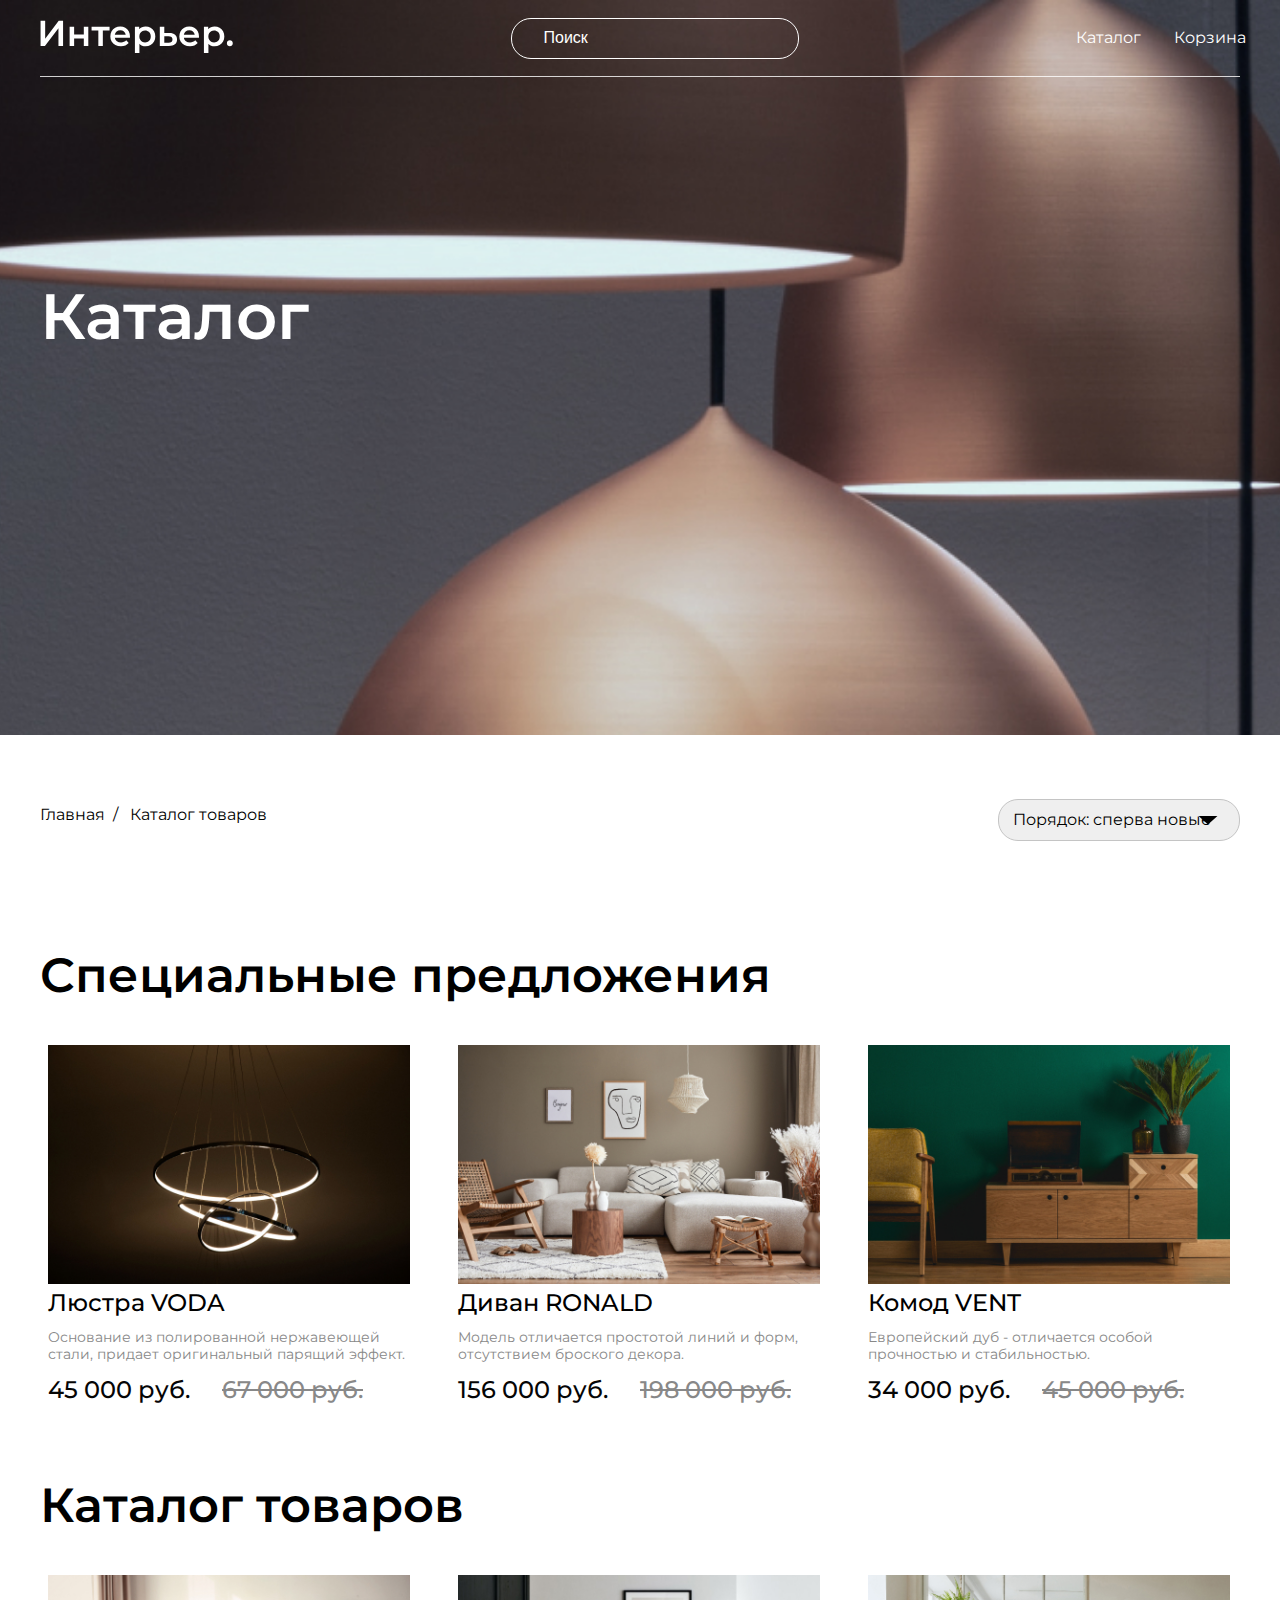
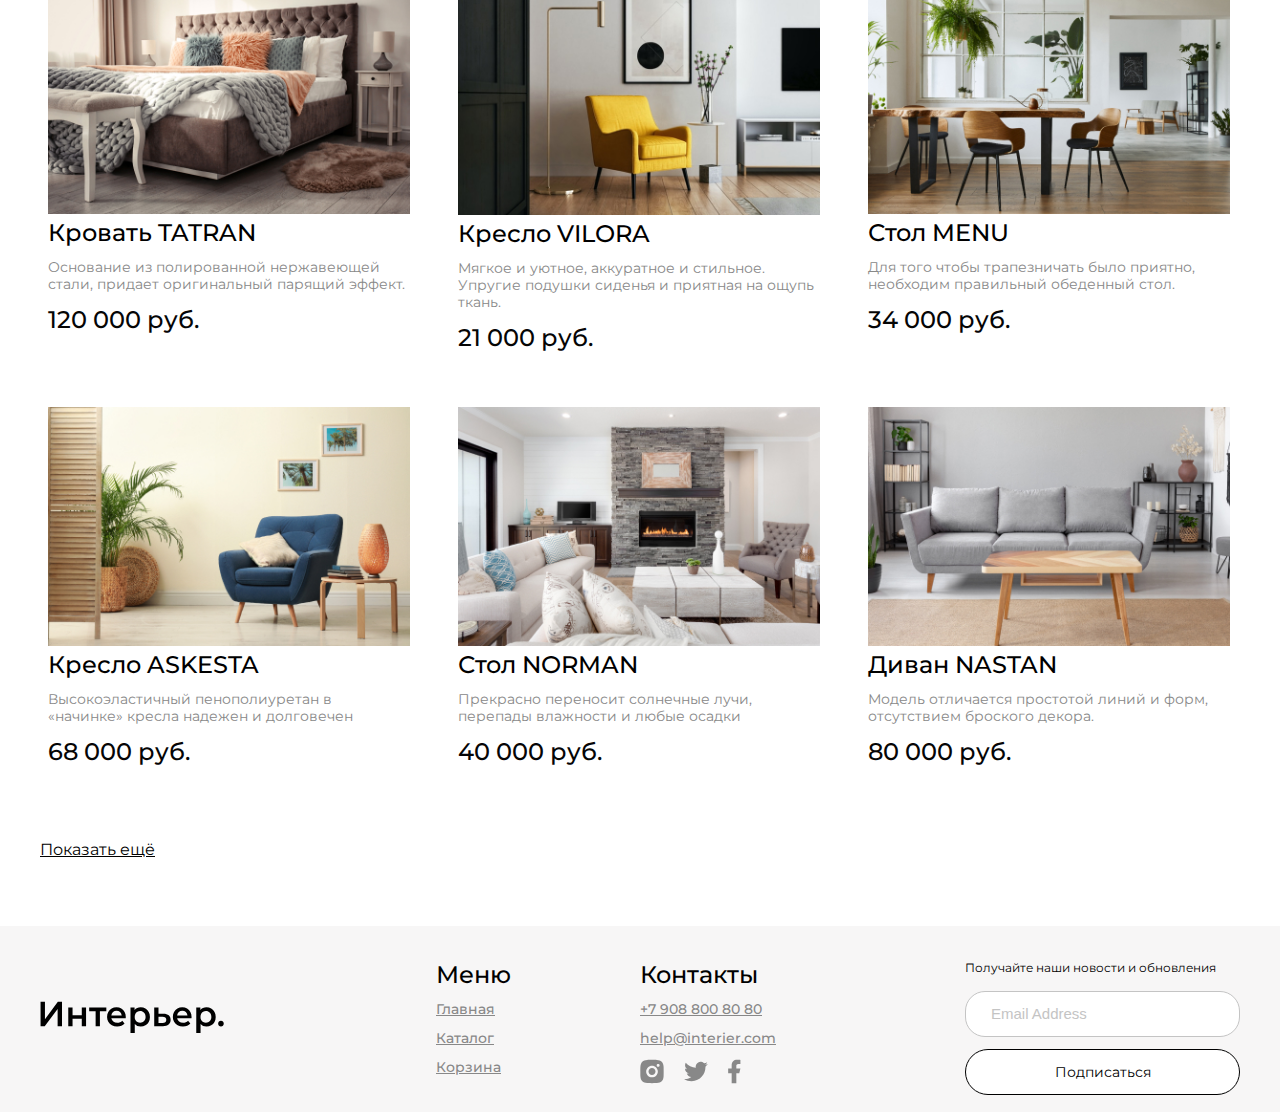
<file: catalog.html>
<!DOCTYPE html>
<html lang="en">
<head>
    <meta charset="UTF-8">
    <meta http-equiv="X-UA-Compatible" content="IE=edge">
    <meta name="viewport" content="width=device-width, initial-scale=1.0">
    <title>Каталог</title>
    <link rel="preconnect" href="https://fonts.googleapis.com">
    <link rel="preconnect" href="https://fonts.gstatic.com" crossorigin>
    <link href="https://fonts.googleapis.com/css2?family=Montserrat:wght@400;500;600&display=swap" rel="stylesheet">
    <link rel="stylesheet" href="style.css">
</head>
<body>
    <div class="top__two center">
        <header class="header center">
            <a class="top__logo" href="index.html"><img class="top__logo" src="imgfilesdz/logo.svg" alt="Логотип"></a>
            <input placeholder="Поиск" class="header__input" type="text">
            <nav class="menu__link">
                <a class="link__menu" href="catalog.html">Каталог</a>
                <a class="link__menu" href="cart.html">Корзина</a>
            </nav>
            <div class="menu__link_mob">
                <a href="index.html"><svg width="17" height="16" viewBox="0 0 17 16" fill="none" xmlns="http://www.w3.org/2000/svg">
                        <path
                            d="M2.7515 1.99141C1.59282 3.14838 0.918906 4.70363 0.867092 6.34023C0.815278 7.97682 1.38946 9.57159 2.47264 10.7995C3.55581 12.0275 5.06645 12.7962 6.69672 12.9491C8.29727 13.0991 9.89485 12.6444 11.1757 11.6766L14.5069 15.0085L14.5069 15.0085C14.5897 15.0914 14.6881 15.1571 14.7963 15.2019C14.9046 15.2468 15.0206 15.2698 15.1377 15.2698C15.2549 15.2698 15.3709 15.2468 15.4791 15.2019C15.5873 15.1571 15.6857 15.0914 15.7685 15.0085C15.8514 14.9257 15.9171 14.8274 15.9619 14.7191C16.0068 14.6109 16.0298 14.4949 16.0298 14.3777C16.0298 14.2606 16.0068 14.1446 15.9619 14.0363C15.9171 13.9281 15.8514 13.8298 15.7685 13.7469L15.7685 13.7469L12.4368 10.416C13.4021 9.13496 13.8547 7.53846 13.7038 5.93943C13.5501 4.31054 12.7816 2.80139 11.5547 1.719C10.3277 0.636623 8.73451 0.0623154 7.09916 0.11292C5.46381 0.163525 3.90917 0.835233 2.7515 1.99141ZM2.7515 1.99141L2.82216 2.06217L2.7515 1.99141ZM10.5895 3.25366C11.0271 3.68416 11.3751 4.19703 11.6135 4.76269C11.8518 5.32835 11.9758 5.93561 11.9783 6.54944C11.9808 7.16327 11.8618 7.77152 11.628 8.3391C11.3943 8.90669 11.0505 9.42238 10.6164 9.85642C10.1824 10.2905 9.66668 10.6343 9.09909 10.868C8.53151 11.1018 7.92326 11.2208 7.30943 11.2183C6.6956 11.2158 6.08834 11.0918 5.52268 10.8535C4.95702 10.6151 4.44415 10.2671 4.01365 9.82954C3.15334 8.95509 2.67341 7.77613 2.6784 6.54944C2.6834 5.32275 3.17291 4.14773 4.04032 3.28033C4.90772 2.41292 6.08274 1.92341 7.30943 1.91841C8.53612 1.91342 9.71508 2.39335 10.5895 3.25366Z"
                            fill="white" stroke="white" stroke-width="0.2" />
                    </svg></a>
                <a href="catalog.html"><svg width="20" height="21" viewBox="0 0 20 21" fill="none"
                        xmlns="http://www.w3.org/2000/svg">
                        <rect x="0.800537" y="0.900024" width="4.57143" height="4.57143" fill="white" />
                        <rect x="0.800537" y="8.21436" width="4.57143" height="4.57143" fill="white" />
                        <rect x="0.800537" y="15.5286" width="4.57143" height="4.57143" fill="white" />
                        <rect x="8.11401" y="8.21436" width="4.57143" height="4.57143" fill="white" />
                        <rect x="8.11401" y="15.5286" width="4.57143" height="4.57143" fill="white" />
                        <rect x="8.11401" y="0.900024" width="4.57143" height="4.57143" fill="white" />
                        <rect x="15.4285" y="8.21436" width="4.57143" height="4.57143" fill="white" />
                        <rect x="15.4285" y="15.5286" width="4.57143" height="4.57143" fill="white" />
                        <rect x="15.4285" y="0.900024" width="4.57143" height="4.57143" fill="white" />
                    </svg></a>
                <a href="cart.html"><svg width="19" height="17" viewBox="0 0 19 17" fill="none" xmlns="http://www.w3.org/2000/svg">
                        <path
                            d="M11.5834 16.8333C12.1359 16.8333 12.6658 16.6138 13.0566 16.2231C13.4473 15.8324 13.6667 15.3025 13.6667 14.75C13.6667 14.1974 13.4473 13.6675 13.0566 13.2768C12.6658 12.8861 12.1359 12.6666 11.5834 12.6666C11.0309 12.6666 10.501 12.8861 10.1103 13.2768C9.71957 13.6675 9.50008 14.1974 9.50008 14.75C9.50008 15.3025 9.71957 15.8324 10.1103 16.2231C10.501 16.6138 11.0309 16.8333 11.5834 16.8333ZM4.29174 16.8333C4.84428 16.8333 5.37418 16.6138 5.76488 16.2231C6.15558 15.8324 6.37508 15.3025 6.37508 14.75C6.37508 14.1974 6.15558 13.6675 5.76488 13.2768C5.37418 12.8861 4.84428 12.6666 4.29174 12.6666C3.73921 12.6666 3.20931 12.8861 2.81861 13.2768C2.4279 13.6675 2.20841 14.1974 2.20841 14.75C2.20841 15.3025 2.4279 15.8324 2.81861 16.2231C3.20931 16.6138 3.73921 16.8333 4.29174 16.8333ZM17.873 2.16975C18.133 2.16136 18.3796 2.05217 18.5606 1.86525C18.7416 1.67834 18.8428 1.42836 18.8428 1.16819C18.8428 0.908013 18.7416 0.658037 18.5606 0.471123C18.3796 0.28421 18.133 0.175013 17.873 0.166626H16.674C15.7345 0.166626 14.922 0.818709 14.7178 1.73538L13.4126 7.61246C13.2084 8.52912 12.3959 9.18121 11.4563 9.18121H3.63133L2.12924 3.17079H11.8636C12.1212 3.15904 12.3644 3.04844 12.5425 2.86199C12.7206 2.67555 12.82 2.42761 12.82 2.16975C12.82 1.91189 12.7206 1.66395 12.5425 1.47751C12.3644 1.29106 12.1212 1.18046 11.8636 1.16871H2.12924C1.82473 1.16862 1.5242 1.23796 1.25051 1.37145C0.976816 1.50495 0.737162 1.69909 0.549763 1.93911C0.362364 2.17913 0.232155 2.45872 0.169035 2.75662C0.105913 3.05452 0.111544 3.36289 0.185495 3.65829L1.68758 9.66662C1.79586 10.1002 2.046 10.485 2.39821 10.7601C2.75042 11.0351 3.18447 11.1844 3.63133 11.1843H11.4563C12.368 11.1845 13.2524 10.8736 13.9636 10.3032C14.6748 9.73275 15.1701 8.93681 15.3678 8.04683L16.674 2.16975H17.873Z"
                            fill="white" />
                    </svg></a>
            </div>
        </header>
        <section>
            <div class="first_catalog">
                <h2 class="first_catalog">Каталог</h2>
            </div>
        </section>
        </div>
        <div class="main__menu center">
            <nav class="bread-crumbs">
                <a href="index.html" class="breadcrumbsitem"><span class="breadcrumbstext">Главная</span></a>
                <a href="catalog.html" class="breadcrumbsitem"><span class="breadcrumbstext">Каталог товаров</span></a>
            </nav>
            <div class="select-wrapper">
                <select class="select_list">
                    <option class="select_list" value="">Порядок: сперва новые</option>
                    <option class="select_list" value="">Порядок: сперва старые</option>
                </select>
            </div>
        </div>
        <div class="special__box center">
            <div class="top__special">
                <h2 class="special">Специальные предложения</h2>
            </div>
            <div class="product_box">
                <div class="product__one">
                    <img src="imgfilesdz/voda.jpg" class="img" alt="Люстра VODA">
                    <a class="specialnew" href="product.html">Люстра VODA</a><br>
                    <p class="textnew">Основание из полированной нержавеющей стали, придает оригинальный парящий эффект.</p>
                    <div class="product__price">
                        <span class="price">45 000 руб.</span>
                        <span class="pricenew">67 000 руб.</span>
                    </div>
                </div>
                <div class="product__one">
                    <img src="imgfilesdz/roland.jpg" class="img" alt="Диван RONALD">
                    <a class="specialnew" href="product.html">Диван RONALD</a><br>
                    <p class="textnew">Модель отличается простотой линий и форм, отсутствием броского декора.</p>
                    <div class="product__price">
                        <span class="price">156 000 руб.</span>
                        <span class="pricenew">198 000 руб.</span>
                    </div>
                </div>
                <div class="product__one">
                    <img src="imgfilesdz/vent.jpg" class="img" alt="Комод VENT">
                    <a class="specialnew" href="product.html">Комод VENT</a><br>
                    <p class="textnew">Европейский дуб - отличается особой прочностью и стабильностью.</p>
                    <div class="product__price">
                        <span class="price">34 000 руб.</span>
                        <span class="pricenew">45 000 руб.</span>
                    </div>
                </div>
            </div>
        </div>
        <div class="special__box center">
            <div class="top__special">
                <h2 class="special">Каталог товаров</h2>
            </div>
            <div class="product_box">
                <div class="product__one">
                    <img src="imgfilesdz/tatran.jpg" class="img" alt="Кровать TATRAN">
                    <a class="specialnew" href="product.html">Кровать TATRAN</a><br>
                    <p class="textnew">Основание из полированной нержавеющей стали, придает оригинальный парящий эффект.</p>
                    <div class="product__price">
                        <span class="price">120 000 руб.</span>
                        <!-- <span class="pricenew">67 000 руб.</span> -->
                    </div>
                </div>
                <div class="product__one">
                    <img src="imgfilesdz/vilora.jpg" class="img" alt="Кресло VILORA">
                    <a class="specialnew" href="product.html">Кресло VILORA</a><br>
                    <p class="textnew">Мягкое и уютное, аккуратное и стильное. Упругие подушки сиденья и приятная на ощупь
                        ткань.</p>
                    <div class="product__price">
                        <span class="price">21 000 руб.</span>
                        <!-- <span class="pricenew">198 000 руб.</span> -->
                    </div>
                </div>
                <div class="product__one">
                    <img src="imgfilesdz/menu.jpg" class="img" alt="Стол MENU">
                    <a class="specialnew" href="product.html">Стол MENU</a><br>
                    <p class="textnew">Для того чтобы трапезничать было приятно, необходим правильный обеденный стол.</p>
                    <div class="product__price">
                        <span class="price">34 000 руб.</span>
                        <!-- <span class="pricenew">45 000 руб.</span> -->
                    </div>
                </div>
                <div class="product__one">
                    <img src="imgfilesdz/askesta.jpg" class="img" alt="Кресло ASKESTA">
                    <a class="specialnew" href="product.html">Кресло ASKESTA</a><br>
                    <p class="textnew">Высокоэластичный пенополиуретан в «начинке» кресла надежен и долговечен</p>
                    <div class="product__price">
                        <span class="price">68 000 руб.</span>
                        <!-- <span class="pricenew">67 000 руб.</span> -->
                    </div>
                </div>
                <div class="product__one">
                    <img src="imgfilesdz/norman.jpg" class="img" alt="Стол NORMAN">
                    <a class="specialnew" href="product.html">Стол NORMAN</a><br>
                    <p class="textnew">Прекрасно переносит солнечные лучи, перепады влажности и любые осадки</p>
                    <div class="product__price">
                        <span class="price">40 000 руб.</span>
                        <!-- Диван NASTAN -->
                    </div>
                </div>
                <div class="product__one">
                    <img src="imgfilesdz/nastan.jpg" class="img" alt="Диван NASTAN">
                    <a class="specialnew" href="product.html">Диван NASTAN</a><br>
                    <p class="textnew">Модель отличается простотой линий и форм, отсутствием броского декора.</p>
                    <div class="product__price">
                        <span class="price">80 000 руб.</span>
                        <!-- <span class="pricenew">45 000 руб.</span> -->
                    </div>
                </div>
            </div>
        </div>
        <div class="lookthis center">
            <p class="lookthis center">Показать ещё</p>
        </div>
        <footer class="footer center">
            <div class="footer__logo">
                <a href="index.html" class="footer__logo"><img src="imgfilesdz/logodark.svg" alt="Логотип" /></a>
            </div>
            <section class="footer__content">
                <div class="footer-box">
                    <nav class="footer__item">
                        <h4 class="footer__heading">Меню</h4>
                        <a class="footer__link link__decoration" href="./index.html">Главная</a>
                        <a class="footer__link link__decoration" href="./catalog.html">Каталог</a>
                        <a class="footer__link link__decoration" href="./cart.html">Корзина</a>
                    </nav>
        
                    <div class="footer__item">
                        <h4 class="footer__heading">Контакты</h4>
                        <a class="footer__link" href="+79088008080">+7 908 800 80 80</a>
                        <a class="footer__link" href="help@interier.com">help@interier.com</a>
                        <div class="footer__icons">
                            <a class="footer__social" href="#">
                                <svg width="24" height="25" viewBox="0 0 24 25" fill="none" xmlns="http://www.w3.org/2000/svg">
                                    <path class="footer__social"
                                        d="M12 0.851654C15.1699 0.851654 15.5654 0.863321 16.809 0.921654C18.0515 0.979987 18.8974 1.17482 19.6417 1.46415C20.4117 1.76049 21.0604 2.16182 21.709 2.80932C22.3023 3.39253 22.7613 4.09801 23.0542 4.87665C23.3424 5.61982 23.5384 6.46682 23.5967 7.70932C23.6515 8.95299 23.6667 9.34849 23.6667 12.5183C23.6667 15.6882 23.655 16.0837 23.5967 17.3273C23.5384 18.5698 23.3424 19.4157 23.0542 20.16C22.7622 20.9391 22.303 21.6447 21.709 22.2273C21.1257 22.8204 20.4202 23.2794 19.6417 23.5725C18.8985 23.8607 18.0515 24.0567 16.809 24.115C15.5654 24.1698 15.1699 24.185 12 24.185C8.83021 24.185 8.43471 24.1733 7.19104 24.115C5.94854 24.0567 5.10271 23.8607 4.35837 23.5725C3.57942 23.2802 2.87382 22.8211 2.29104 22.2273C1.69768 21.6442 1.23863 20.9387 0.945874 20.16C0.656541 19.4168 0.461707 18.5698 0.403374 17.3273C0.348541 16.0837 0.333374 15.6882 0.333374 12.5183C0.333374 9.34849 0.345041 8.95299 0.403374 7.70932C0.461707 6.46565 0.656541 5.62099 0.945874 4.87665C1.23782 4.09753 1.69698 3.39186 2.29104 2.80932C2.87399 2.21576 3.57954 1.75667 4.35837 1.46415C5.10271 1.17482 5.94737 0.979987 7.19104 0.921654C8.43471 0.866821 8.83021 0.851654 12 0.851654ZM12 6.68499C10.4529 6.68499 8.96921 7.29957 7.87525 8.39353C6.78129 9.48749 6.16671 10.9712 6.16671 12.5183C6.16671 14.0654 6.78129 15.5491 7.87525 16.6431C8.96921 17.7371 10.4529 18.3517 12 18.3517C13.5471 18.3517 15.0309 17.7371 16.1248 16.6431C17.2188 15.5491 17.8334 14.0654 17.8334 12.5183C17.8334 10.9712 17.2188 9.48749 16.1248 8.39353C15.0309 7.29957 13.5471 6.68499 12 6.68499ZM19.5834 6.39332C19.5834 6.00655 19.4297 5.63561 19.1562 5.36212C18.8827 5.08863 18.5118 4.93499 18.125 4.93499C17.7383 4.93499 17.3673 5.08863 17.0938 5.36212C16.8204 5.63561 16.6667 6.00655 16.6667 6.39332C16.6667 6.7801 16.8204 7.15103 17.0938 7.42452C17.3673 7.69801 17.7383 7.85165 18.125 7.85165C18.5118 7.85165 18.8827 7.69801 19.1562 7.42452C19.4297 7.15103 19.5834 6.7801 19.5834 6.39332ZM12 9.01832C12.9283 9.01832 13.8185 9.38707 14.4749 10.0434C15.1313 10.6998 15.5 11.5901 15.5 12.5183C15.5 13.4466 15.1313 14.3368 14.4749 14.9932C13.8185 15.6496 12.9283 16.0183 12 16.0183C11.0718 16.0183 10.1815 15.6496 9.52517 14.9932C8.86879 14.3368 8.50004 13.4466 8.50004 12.5183C8.50004 11.5901 8.86879 10.6998 9.52517 10.0434C10.1815 9.38707 11.0718 9.01832 12 9.01832Z"
                                        fill="#888888" />
                                </svg>
                            </a>
                            <a class="footer__social" href="#">
                                <svg width="24" height="21" viewBox="0 0 24 21" fill="none" xmlns="http://www.w3.org/2000/svg">
                                    <path class="footer__social"
                                        d="M23.8557 3.09919C22.965 3.49317 22.0205 3.75191 21.0533 3.86686C22.0727 3.2572 22.8357 2.29771 23.2 1.16719C22.2433 1.73652 21.1945 2.13552 20.1013 2.35136C19.3671 1.5657 18.3938 1.04465 17.3328 0.869207C16.2718 0.693765 15.1826 0.873764 14.2345 1.38122C13.2864 1.88868 12.5325 2.69516 12.09 3.67528C11.6475 4.65541 11.5412 5.75427 11.7877 6.80103C9.84763 6.70379 7.94973 6.19964 6.21718 5.3213C4.48462 4.44296 2.95616 3.21008 1.73101 1.70269C1.29735 2.44755 1.06946 3.29429 1.07067 4.15619C1.07067 5.84786 1.93167 7.34236 3.24067 8.21736C2.46602 8.19297 1.70841 7.98377 1.03101 7.60719V7.66786C1.03124 8.79451 1.42111 9.88641 2.1345 10.7584C2.84789 11.6304 3.8409 12.2289 4.94517 12.4524C4.22606 12.6472 3.47203 12.676 2.74017 12.5364C3.05152 13.5061 3.65835 14.3543 4.4757 14.962C5.29305 15.5697 6.27999 15.9066 7.29834 15.9255C6.28624 16.7204 5.12738 17.308 3.88804 17.6547C2.64869 18.0014 1.35316 18.1005 0.0755081 17.9462C2.30582 19.3805 4.90212 20.142 7.55384 20.1395C16.529 20.1395 21.4372 12.7044 21.4372 6.25619C21.4372 6.04619 21.4313 5.83386 21.422 5.62619C22.3773 4.93572 23.2019 4.08038 23.8568 3.10036L23.8557 3.09919Z"
                                        fill="#888888" />
                                </svg>
                            </a>
                            <a class="footer__social" href="#">
                                <svg width="13" height="25" viewBox="0 0 13 25" fill="none" xmlns="http://www.w3.org/2000/svg">
                                    <path class="footer__social"
                                        d="M8.33332 14.2218H11.25L12.4167 9.55518H8.33332V7.22184C8.33332 6.02018 8.33332 4.88851 10.6667 4.88851H12.4167V0.968509C12.0363 0.918343 10.6002 0.805176 9.08349 0.805176C5.91599 0.805176 3.66666 2.73834 3.66666 6.28851V9.55518H0.166656V14.2218H3.66666V24.1385H8.33332V14.2218Z"
                                        fill="#888888" />
                                </svg>
                            </a>
                        </div>
                    </div>
                </div>
        
                <form class="footer__form" action="#">
                    <p class="form__text">Получайте наши новости и обновления</p>
                    <input class="form__email" type="email" placeholder="Email Address" />
                    <button class="butt center low_butt_cart" type="submit">Подписаться</button>
                </form>
            </section>
        </footer>
</body>
</html>
</file>
<file: style.css>
@charset "UTF-8";
* {
  margin: 0;
  padding: 0;
}

body {
  font-family: "Montserrat", sans-serif;
}

.center {
  padding-left: calc(50% - 600px);
  padding-right: calc(50% - 600px);
}

.top {
  height: 735px;
  background-image: url(./imgfilesdz/logotop.jpg);
  background-repeat: no-repeat;
  background-position: center;
  background-size: cover;
}

.menu__link {
  display: flex;
  gap: 32px;
}

.menu__link_mob {
  display: none;
}

.link__menu {
  width: 66px;
  height: 20px;
  font-family: "Montserrat";
  font-style: normal;
  font-weight: 400;
  font-size: 16px;
  line-height: 20px;
  color: #ffffff;
  text-decoration: none;
}

.title {
  margin-top: 64px;
  font-family: "Montserrat";
  font-style: normal;
  font-weight: 600;
  font-size: 64px;
  line-height: 70px;
  color: #ffffff;
  max-width: 792px;
}

.header {
  display: flex;
  align-items: center;
  flex-wrap: wrap;
  justify-content: space-between;
  height: 76px;
  border-bottom: 0.5px solid rgba(255, 255, 255, 0.8);
}

.header__input {
  width: 288px;
  height: 41px;
  border: 1px solid #ffffff;
  box-sizing: border-box;
  border-radius: 20px;
  background-color: transparent;
  outline: none;
  font-style: normal;
  font-weight: 400;
  font-size: 16px;
  line-height: 20px;
  padding-left: 32px;
  padding-right: 32px;
  box-sizing: border-box;
}

.header__input::-moz-placeholder {
  color: #ffffff;
}

.header__input::placeholder {
  color: #ffffff;
}

.text {
  font-family: "Montserrat";
  font-style: normal;
  font-weight: 400;
  font-size: 24px;
  line-height: 32px;
  color: #ffffff;
  padding-top: 16px;
  padding-bottom: 16px;
}

.subject__footer {
  font-family: "Montserrat";
  font-style: normal;
  font-weight: 400;
  font-size: 16px;
  line-height: 24px;
  text-decoration-line: underline;
  color: #000000;
}

.subject {
  font-family: "Montserrat";
  font-style: normal;
  font-weight: 400;
  font-size: 16px;
  line-height: 24px;
  text-decoration-line: underline;
  color: #ffffff;
  transition: all 1s;
  color: #888888;
}

.top__special {
  font-family: "Montserrat";
  font-style: normal;
  font-weight: 600;
  font-size: 48px;
  line-height: 59px;
  display: flex;
  align-items: center;
  color: #000000;
  margin-bottom: 32px;
}

.special {
  font-family: "Montserrat";
  font-style: normal;
  font-weight: 600;
  font-size: 48px;
  line-height: 59px;
  color: #000000;
}

.specialnew {
  margin-top: 10px;
  margin-bottom: 9px;
  font-family: "Montserrat";
  font-style: normal;
  font-weight: 500;
  font-size: 24px;
  line-height: 29px;
  text-decoration: none;
  color: #000000;
}

.textnew {
  font-family: "Montserrat";
  font-style: normal;
  font-weight: 400;
  font-size: 14px;
  line-height: 17px;
}

.textnew {
  margin-top: 12px;
}

.price {
  font-family: "Montserrat";
  font-style: normal;
  font-weight: 500;
  font-size: 24px;
  line-height: 29px;
  color: #050505;
}

.pricenew {
  font-family: "Montserrat";
  font-style: normal;
  font-weight: 500;
  font-size: 24px;
  line-height: 29px;
  text-decoration-line: line-through;
  gap: 32px;
}

.product__price {
  margin-top: 12px;
  display: flex;
  gap: 32px;
}

/* мебель для... */
.for-box {
  padding-top: 64px;
}

.for {
  margin-top: 32px;
  display: grid;
  gap: 32px;
  grid-template-columns: repeat(12, 1fr);
}

.for__item {
  height: 415px;
  grid-column: span 4;
  font-family: "Montserrat";
  font-style: normal;
  font-weight: 600;
  font-size: 34px;
  line-height: 41px;
  color: #ffffff;
  display: flex;
  justify-content: center;
  align-items: center;
}

.for__item_big {
  grid-column: span 6;
}

.for__item_1 {
  background-image: url(imgfilesdz/forproduct1.jpg);
}

.for__item_2 {
  background-image: url(imgfilesdz/forproduct2.jpg);
}

.for__item_3 {
  background-image: url(imgfilesdz/forproduct3.jpg);
}

.for__item_4 {
  background-image: url(imgfilesdz/forproduct4.jpg);
}

.for__item_5 {
  background-image: url(imgfilesdz/forproduct5.jpg);
}

.subject {
  font-family: "Montserrat";
  font-style: normal;
  font-weight: 400;
  font-size: 16px;
  line-height: 24px;
  text-decoration-line: underline;
  color: white;
  margin-bottom: 64px;
}

.subject:hover {
  color: grey;
}

/* дальше идёт середина сайта */
.middle__header {
  font-family: "Montserrat";
  font-style: normal;
  font-weight: 600;
  font-size: 48px;
  line-height: 59px;
  color: #000000;
}

.footer {
  display: flex;
  background: #f7f6f6;
  align-items: center;
  gap: 212px;
  margin-top: 64px;
}

.footer__content {
  display: flex;
  gap: 189px;
  padding-top: 34px;
  padding-bottom: 17px;
}

.footer-box {
  display: flex;
  gap: 129px;
}

.footer__item {
  display: flex;
  flex-direction: column;
  gap: 12px;
}

.footer__icons {
  display: flex;
  align-items: center;
  gap: 20px;
  transition: all 0.3s;
}

.footer__social {
  transition: all 0.3s;
}

.footer__social:hover {
  fill: #000000;
}

.footer__form {
  display: flex;
  flex-direction: column;
  flex-wrap: wrap;
}

.footer__heading {
  font-style: normal;
  font-weight: 500;
  font-size: 24px;
  line-height: 29px;
  color: #000000;
}

.footer__link {
  font-style: normal;
  font-weight: 500;
  font-size: 14px;
  line-height: 17px;
  color: #888888;
}

.footer__link:hover {
  text-decoration: underline;
}

.form__text {
  margin-bottom: 16px;
  font-style: normal;
  font-weight: 400;
  font-size: 12px;
  line-height: 15px;
  color: #000000;
}

.form__email {
  margin-bottom: 12px;
  box-sizing: border-box;
  outline: none;
  height: 46px;
  background: #ffffff;
  border: 1px solid #c4c4c4;
  border-radius: 20px;
  padding-left: 25px;
  padding-right: 25px;
}

.form__email::-moz-placeholder {
  box-sizing: border-box;
  font-style: normal;
  font-weight: 400;
  font-size: 15px;
  line-height: 18px;
  color: #c4c4c4;
}

.form__email::placeholder {
  box-sizing: border-box;
  font-style: normal;
  font-weight: 400;
  font-size: 15px;
  line-height: 18px;
  color: #c4c4c4;
}

.button:hover {
  background: #000000;
  color: #ffffff;
}

.formbutton {
  transition: all 1s;
  height: 46px;
  font-style: normal;
  font-weight: 400;
  font-size: 15px;
  line-height: 18px;
  color: #000000;
  background: rgba(222, 215, 215, 0.41);
  border: 1px solid #ffffff;
  border-radius: 20px;
}

/* del_under - это для того чтобы убрать подчеркивание и добавить, такое название для меня проще! */
.del_under {
  text-decoration: none;
  color: grey;
}

.del_under:hover {
  text-decoration: underline;
}

.menu {
  font-weight: 500;
  font-size: 24px;
  line-height: 29px;
  color: #000000;
  margin-bottom: 12px;
}

.contact {
  font-weight: 500;
  font-size: 24px;
  line-height: 29px;
  color: #000000;
  margin-bottom: 12px;
}

.paragraph {
  font-family: "Montserrat";
  font-style: normal;
  font-weight: 400;
  font-size: 12px;
  line-height: 15px;
  /* identical to box height */
  color: #000000;
  margin-bottom: 15px;
}

.butt {
  background: rgba(222, 215, 215, 0.41);
  border: 1px solid #ffffff;
  box-sizing: border-box;
  border-radius: 20px;
  width: 275px;
  height: 46px;
  font-size: 15px;
  line-height: 18px;
  color: #000000;
  background: rgba(222, 215, 215, 0.41);
  border: 1px solid #ffffff;
  border-radius: 20px;
}

.vod {
  width: 288px;
  height: 41px;
  border: 1px solid #ffffff;
  box-sizing: border-box;
  border-radius: 20px;
  background-color: transparent;
  outline: none;
  font-style: normal;
  font-weight: 400;
  font-size: 16px;
  line-height: 20px;
  padding-left: 32px;
  padding-right: 32px;
  box-sizing: border-box;
  background: #ffffff;
  border: 1px solid #C4C4C4;
  border-radius: 20px;
  box-sizing: border-box;
}

.special__box {
  padding-top: 64px;
}

.product__one {
  font-family: "Montserrat";
  font-style: normal;
  font-weight: 400;
  font-size: 14px;
  line-height: 17px;
  color: #888888;
  width: 378px;
  transition: all 0.3s;
  padding: 8px;
  box-sizing: border-box;
}

.product__one:hover {
  transform: scale(1.05);
  box-shadow: 0 0 5px #ccc;
}

.special__box {
  /* display: flex;
  flex-wrap: wrap;  */
  gap: 32px;
  /* width: 378px; */
}

.product_box {
  display: flex;
  gap: 32px;
  flex-wrap: wrap;
}

.menu {
  font-family: "Montserrat";
  font-style: normal;
  font-weight: 500;
  font-size: 24px;
  line-height: 29px;
  color: #000000;
}

.del_under {
  font-family: "Montserrat";
  font-style: normal;
  font-weight: 500;
  font-size: 14px;
  line-height: 17px;
  color: #888888;
}

img {
  width: 100%;
}

.contact {
  font-family: "Montserrat";
  font-style: normal;
  font-weight: 500;
  font-size: 24px;
  line-height: 29px;
  color: #000000;
}

.select-wrapper {
  position: relative;
  display: flex;
  align-items: center;
}

.select-wrapper::after {
  content: "";
  position: absolute;
  right: 22px;
  height: 9px;
  width: 20px;
  background: #000000;
  -webkit-clip-path: polygon(50% 100%, 0 0, 100% 0);
          clip-path: polygon(50% 100%, 0 0, 100% 0);
  right: 22px;
}

.select_list {
  font-family: "Montserrat";
  font-style: normal;
  font-weight: 400;
  font-size: 16px;
  line-height: 20px;
  color: #000000;
  border-radius: 20px;
  padding: 10px 75px 10px 14px;
  border: 1px solid #c4c4c4;
  -webkit-appearance: none;
     -moz-appearance: none;
          appearance: none;
}

.social {
  display: flex;
  align-items: center;
  gap: 22px;
  text-decoration: none;
  margin-top: 16px;
}

.social__item {
  transition: all 1s;
}

.social__item:hover {
  transform: scale(1.05);
  color: black;
  box-shadow: 0 0 5px black;
}

.heading {
  font-family: "Montserrat";
  font-style: normal;
  font-weight: 600;
  font-size: 48px;
  line-height: 59px;
  display: flex;
  align-items: center;
  text-align: center;
  color: #000000;
}

/* здесь будет каталог */
.top__two {
  height: 735px;
  background-image: url(./imgfilesdz/catalog-header.jpg);
  background-repeat: no-repeat;
  background-position: center;
  background-size: cover;
  /* background: #C4C4C4; */
}

.first_catalog {
  font-family: "Montserrat";
  font-style: normal;
  font-weight: 600;
  font-size: 64px;
  line-height: 70px;
  color: #FFFFFF;
  margin-top: 204px;
  margin-bottom: 126px;
}

.main__menu {
  padding-top: 64px;
  margin-bottom: 41px;
  display: flex;
  flex-wrap: wrap;
  flex-direction: row;
  justify-content: space-between;
  gap: 10px;
  font-family: "Montserrat";
  font-style: normal;
  font-weight: 400;
  font-size: 16px;
  line-height: 32px;
  color: #000000;
}

.bread-crumbs {
  font-style: normal;
  font-weight: 400;
  font-size: 16px;
  line-height: 32px;
}

.bread-crumbs a {
  color: #000000;
}

.breadcrumbsitem {
  text-decoration: none;
}

.breadcrumbstext:hover {
  text-decoration: underline;
}

.breadcrumbsitem:not(:last-child)::after {
  content: "/";
  padding-left: 8px;
  padding-right: 8px;
}

/* .main__menu::after {
    content: /;
} */
.select_list {
  font-family: "Montserrat";
  font-style: normal;
  font-weight: 400;
  font-size: 16px;
  line-height: 20px;
  color: #000000;
  border: 1px solid #C4C4C4;
  border-radius: 20px;
  padding-left: 14px;
  padding-right: 22px;
}

.lookthis {
  padding-top: 32px;
  font-family: "Montserrat";
  font-style: normal;
  font-weight: 400;
  font-size: 16px;
  line-height: 24px;
  text-decoration-line: underline;
  color: #000000;
}

.for__item {
  height: 268px;
}

.product_box {
  row-gap: 39px;
}

.paragraph {
  margin-bottom: 16px;
  font-family: "Montserrat";
  font-style: normal;
  font-weight: 400;
  font-size: 12px;
  line-height: 15px;
  color: #000000;
}

.vod {
  background: #FFFFFF;
  border: 1px solid #C4C4C4;
  border-radius: 20px;
  padding-left: 24px;
  padding-right: 24px;
  box-sizing: border-box;
}
.vod::-moz-placeholder {
  color: #C4C4C4;
}
.vod::placeholder {
  color: #C4C4C4;
}
.vod .butt {
  width: 268px;
  height: 46px;
  background: rgba(222, 215, 215, 0.41);
  border: 1px solid #FFFFFF;
  border-radius: 20px;
  font-family: "Montserrat";
  font-style: normal;
  font-weight: 400;
  font-size: 14px;
  line-height: 17px;
  color: #000000;
}
.vod .center {
  padding-left: calc(50% - 393px);
  padding-right: calc(50% - 393px);
}

.cart {
  grid-template-columns: repeat(4, 1fr);
}
.cart_content {
  grid-column: span 4;
}
.cart_form {
  grid-column: span 4;
}

.top-cart {
  height: 400px;
  background-image: url(imgfilesdz/cart.jpg);
  background-size: cover;
  background-position: center;
  background-repeat: no-repeat;
}

.heading-big {
  font-family: "Montserrat";
  font-style: normal;
  font-weight: 600;
  font-size: 64px;
  line-height: 70px;
  color: #FFFFFF;
  margin-top: 127px;
}

.cart {
  display: grid;
  grid-template-columns: repeat(12, 1fr);
  gap: 32px;
  margin-top: 64px;
}
.cart__name-box {
  display: flex;
  justify-content: space-between;
  padding-bottom: 14px;
}
.cart__item {
  border-top: 0.5px solid #CACDD8;
  padding-top: 25px;
  padding-bottom: 32px;
  display: flex;
  justify-content: space-between;
  align-items: flex-start;
}
.cart__left {
  display: flex;
  gap: 32px;
}
.cart__info {
  width: 276px;
  display: flex;
  flex-direction: column;
  gap: 14px;
}
.cart__content {
  grid-column: span 8;
}

.cart__form {
  background: #F7F6F6;
  border-radius: 20px;
  height: 556px;
  grid-column: span 4;
}

.form {
  padding-top: 42px;
  padding-left: 27px;
  padding-right: 32px;
}
.form__box {
  padding-top: 35px;
  display: flex;
  flex-direction: column;
  gap: 41px;
}
.form__heading {
  font-family: "Poppins";
  font-style: normal;
  font-weight: 600;
  font-size: 24px;
  line-height: 36px;
  color: #000000;
  text-align: center;
}
.form__element {
  outline: none;
  padding-bottom: 3px;
  background: transparent;
  font-family: "Montserrat";
  font-style: normal;
  font-weight: 400;
  font-size: 14px;
  line-height: 17px;
  color: #000000;
  border: none;
  font-family: "Montserrat", sans-serif;
  border-bottom: 1px solid #CACDD8;
}
.form__element::-moz-placeholder {
  color: black;
}
.form__element::placeholder {
  color: black;
}
.form__result {
  font-family: "Montserrat", sans-serif;
  font-style: normal;
  font-weight: 400;
  font-size: 24px;
  line-height: 29px;
  text-align: center;
  color: #000000;
}

.cart__button__form {
  align-self: center;
  width: 290px;
}

.cart__form__text {
  display: grid;
  justify-content: space-between;
  justify-items: center;
  align-items: center;
  color: #000000;
  grid-template-rows: repeat(3);
}

.cart__link {
  font-family: "Montserrat";
  font-style: normal;
  font-weight: 400;
  font-size: 14px;
  line-height: 210%;
  align-items: center;
  text-align: center;
  text-decoration-line: underline;
  color: #000000;
}

.cart_price {
  font-family: "Montserrat";
  font-style: normal;
  font-weight: 500;
  font-size: 16px;
  line-height: 20px;
  color: #050505;
}

.cart__form_middle {
  font-family: "Montserrat";
  font-style: normal;
  font-weight: 400;
  font-size: 14px;
  line-height: 17px;
  display: grid;
  justify-content: space-between;
  justify-items: center;
  align-items: center;
  color: #000000;
  grid-template-rows: repeat(3, 44px);
}

.cart_butt {
  background: #F7F6F6;
  border-radius: 6px;
  border: 1.6px solid #CACDD8;
  width: 71px;
  height: 51px;
  left: 837px;
  top: 523px;
  font-family: "Montserrat";
  font-style: normal;
  font-weight: 600;
  font-size: 14px;
  line-height: 210%;
  color: #000000;
  display: flex;
  align-items: center;
  text-align: center;
}

.cart__name__one {
  font-family: "Montserrat";
  font-style: normal;
  font-weight: 500;
  font-size: 24px;
  line-height: 29px;
  color: #000000;
}

.cart_first_name {
  font-family: "Montserrat";
  font-style: normal;
  font-weight: 600;
  font-size: 24px;
  line-height: 36px;
  color: #000000;
}

.low_butt_cart {
  border: 1px solid #040404;
  border-radius: 20px;
  border: 1px solid #000000;
  border-radius: 50px;
  font-family: "Montserrat";
  font-style: normal;
  font-weight: 400;
  font-size: 14px;
  line-height: 17px;
  color: #000000;
  box-sizing: border-box;
  background-color: white;
  transition: all 1s;
}

.low_butt_cart:hover {
  background-color: #000000;
  color: #FFFFFF;
  transform: scale(1.05);
  box-shadow: 0 0 5px #ccc;
}

@media (max-width: 1200px) {
  .center {
    padding-left: calc(50% - 393px);
    padding-right: calc(50% - 393px);
  }
  .cart {
    grid-template-columns: repeat(8, 1fr);
    row-gap: 64px;
  }
  .footerlogo {
    display: none;
  }
  .footercontent {
    gap: 183px;
  }
  .form__button {
    width: 268px;
    height: 46px;
  }
  .footer__logo {
    display: none;
  }
}
@media (min-width: 768px) and (max-width: 833px) {
  .center {
    padding-left: 24px;
    padding-right: 24px;
  }
  .product__one {
    width: 345px;
  }
  .footer__content {
    gap: 150px;
  }
  .footer-box {
    gap: 98px;
  }
}
@media (max-width: 767px) {
  .center {
    padding-left: 16px;
    padding-right: 16px;
  }
  .header {
    padding-top: 32px;
  }
  .header__input {
    display: none;
  }
  .menu__link {
    display: none;
  }
  .menu__link_mob {
    display: flex;
    align-items: center;
    gap: 32px;
  }
  .top__logo__img {
    width: 99px;
  }
  .title {
    font-size: 48px;
    line-height: 59px;
    text-align: center;
  }
  .text {
    font-size: 16px;
    line-height: 32px;
    text-align: center;
  }
  .top__first {
    display: flex;
    flex-direction: column;
    align-items: center;
  }
  .subject {
    font-size: 16px;
  }
  .heading {
    font-size: 24px;
    line-height: 29px;
  }
  .for {
    grid-template-columns: repeat(4, 1fr);
    gap: 16px;
  }
  .for__item {
    grid-column: 1/-1;
    height: 375px;
    font-size: 28px;
    line-height: 34px;
  }
  .for__item__big {
    height: 244px;
  }
  .button__form {
    display: flex;
    flex-wrap: wrap;
    background-attachment: #f7f6f6;
    align-items: center;
    justify-content: center;
  }
  .first_catalog_text {
    font-family: "Montserrat";
    font-style: normal;
    font-weight: 600;
    font-size: 48px;
    line-height: 59px;
    text-align: center;
    color: #FFFFFF;
    padding-left: 16px;
  }
  .cart {
    grid-template-columns: repeat(4, 1fr);
  }
  .cart_content {
    grid-column: span 4;
  }
  .cart_form {
    grid-column: span 4;
  }
  .heading-big {
    font-style: normal;
    font-weight: 600;
    font-size: 48px;
    line-height: 59px;
    text-align: center;
    color: #FFFFFF;
    margin-top: 101px;
  }
  .cart__name__one {
    font-size: 18px;
    line-height: 22px;
  }
  .cart___text {
    font-size: 14px;
    line-height: 17px;
  }
  .cart_price {
    font-size: 12px;
    line-height: 15px;
  }
  .cart__img {
    display: none;
  }
  .footer__content {
    flex-direction: column;
    align-items: center;
    gap: 34px;
  }
  .footer {
    justify-content: center;
  }
}/*# sourceMappingURL=style.css.map */
</file>
